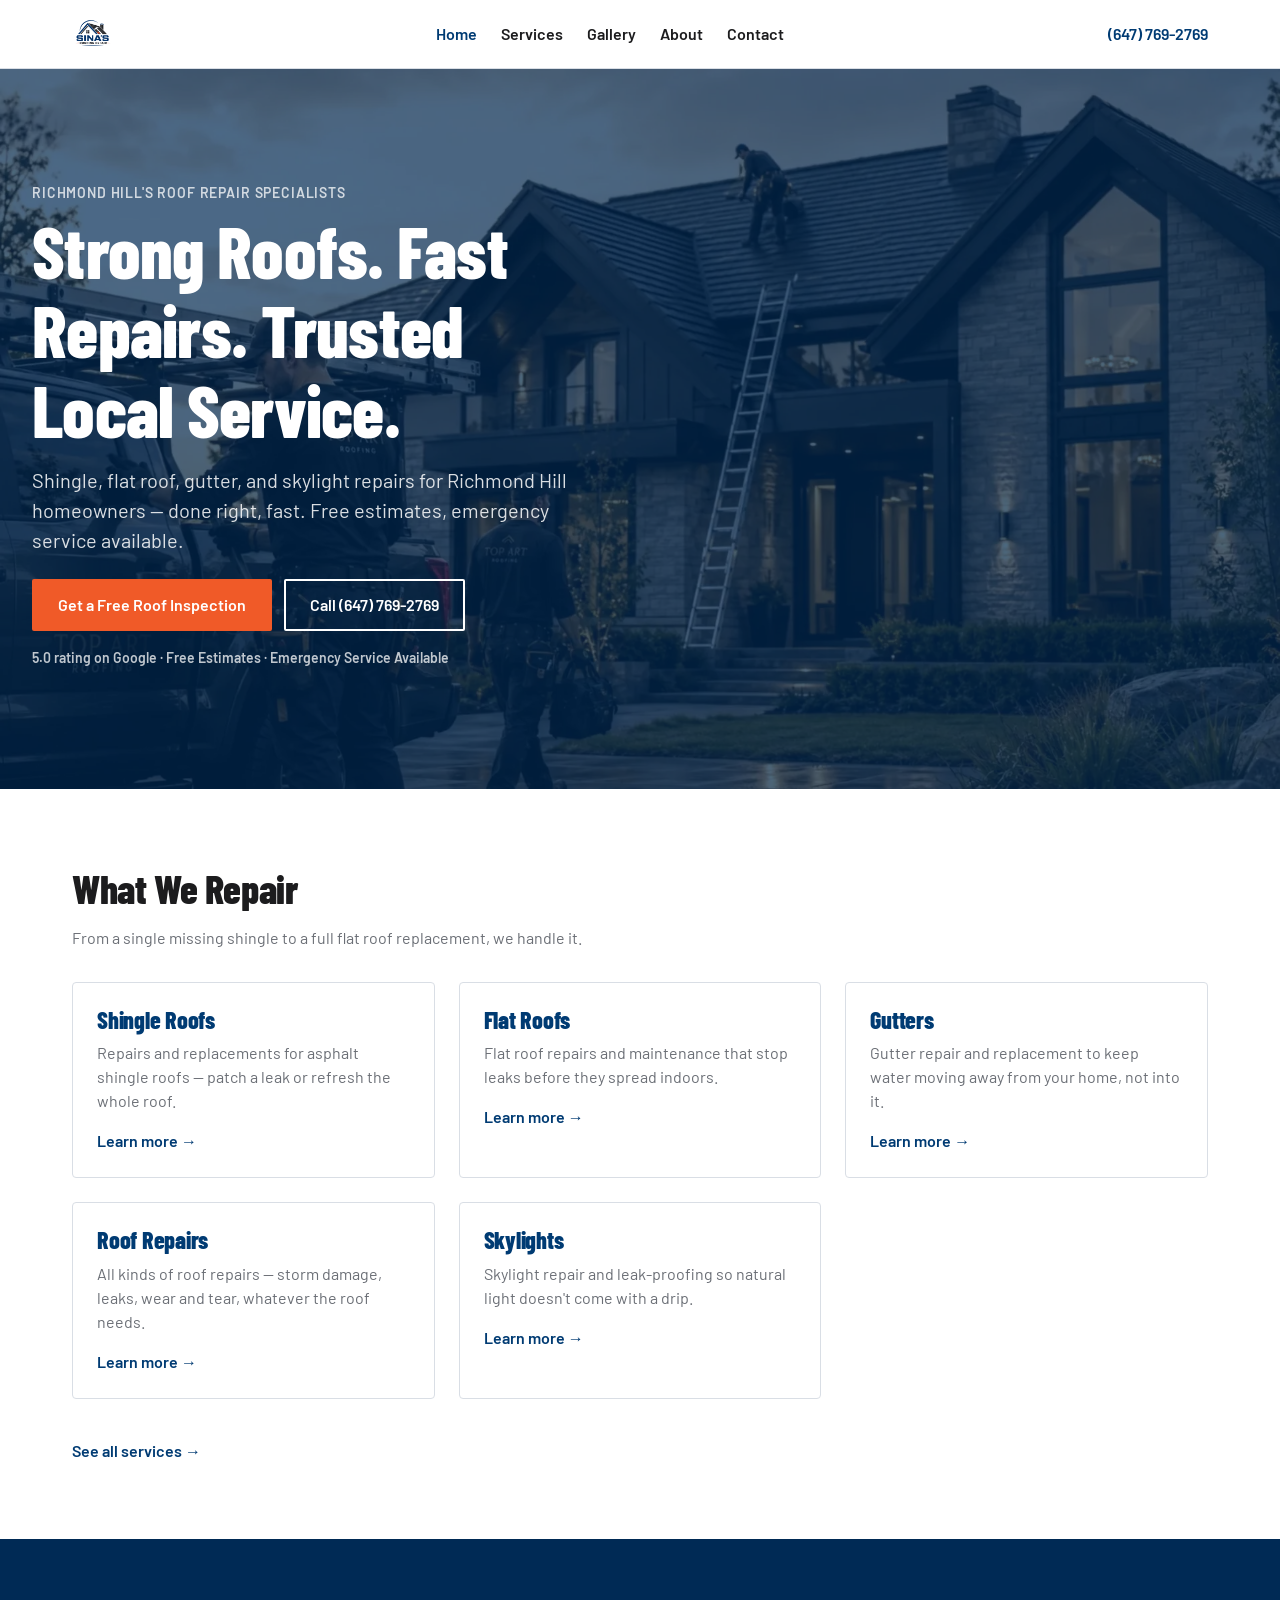
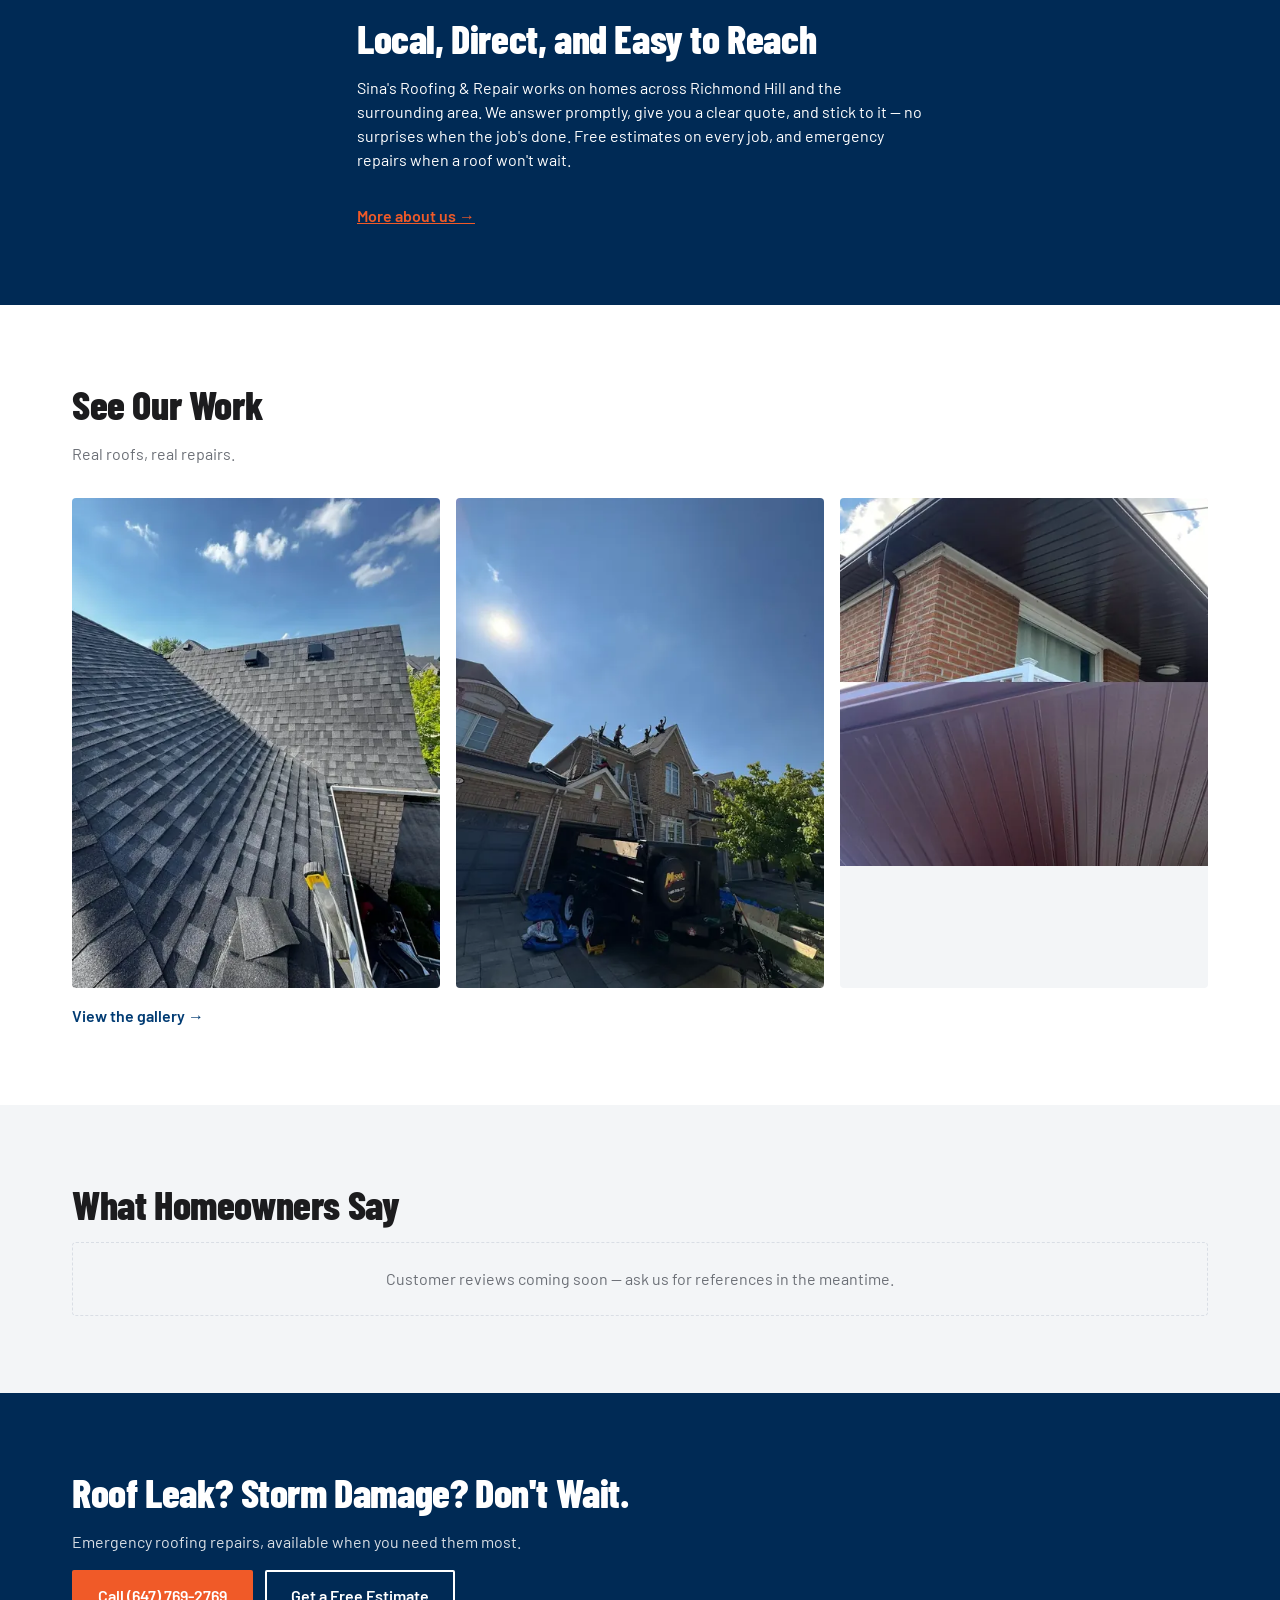
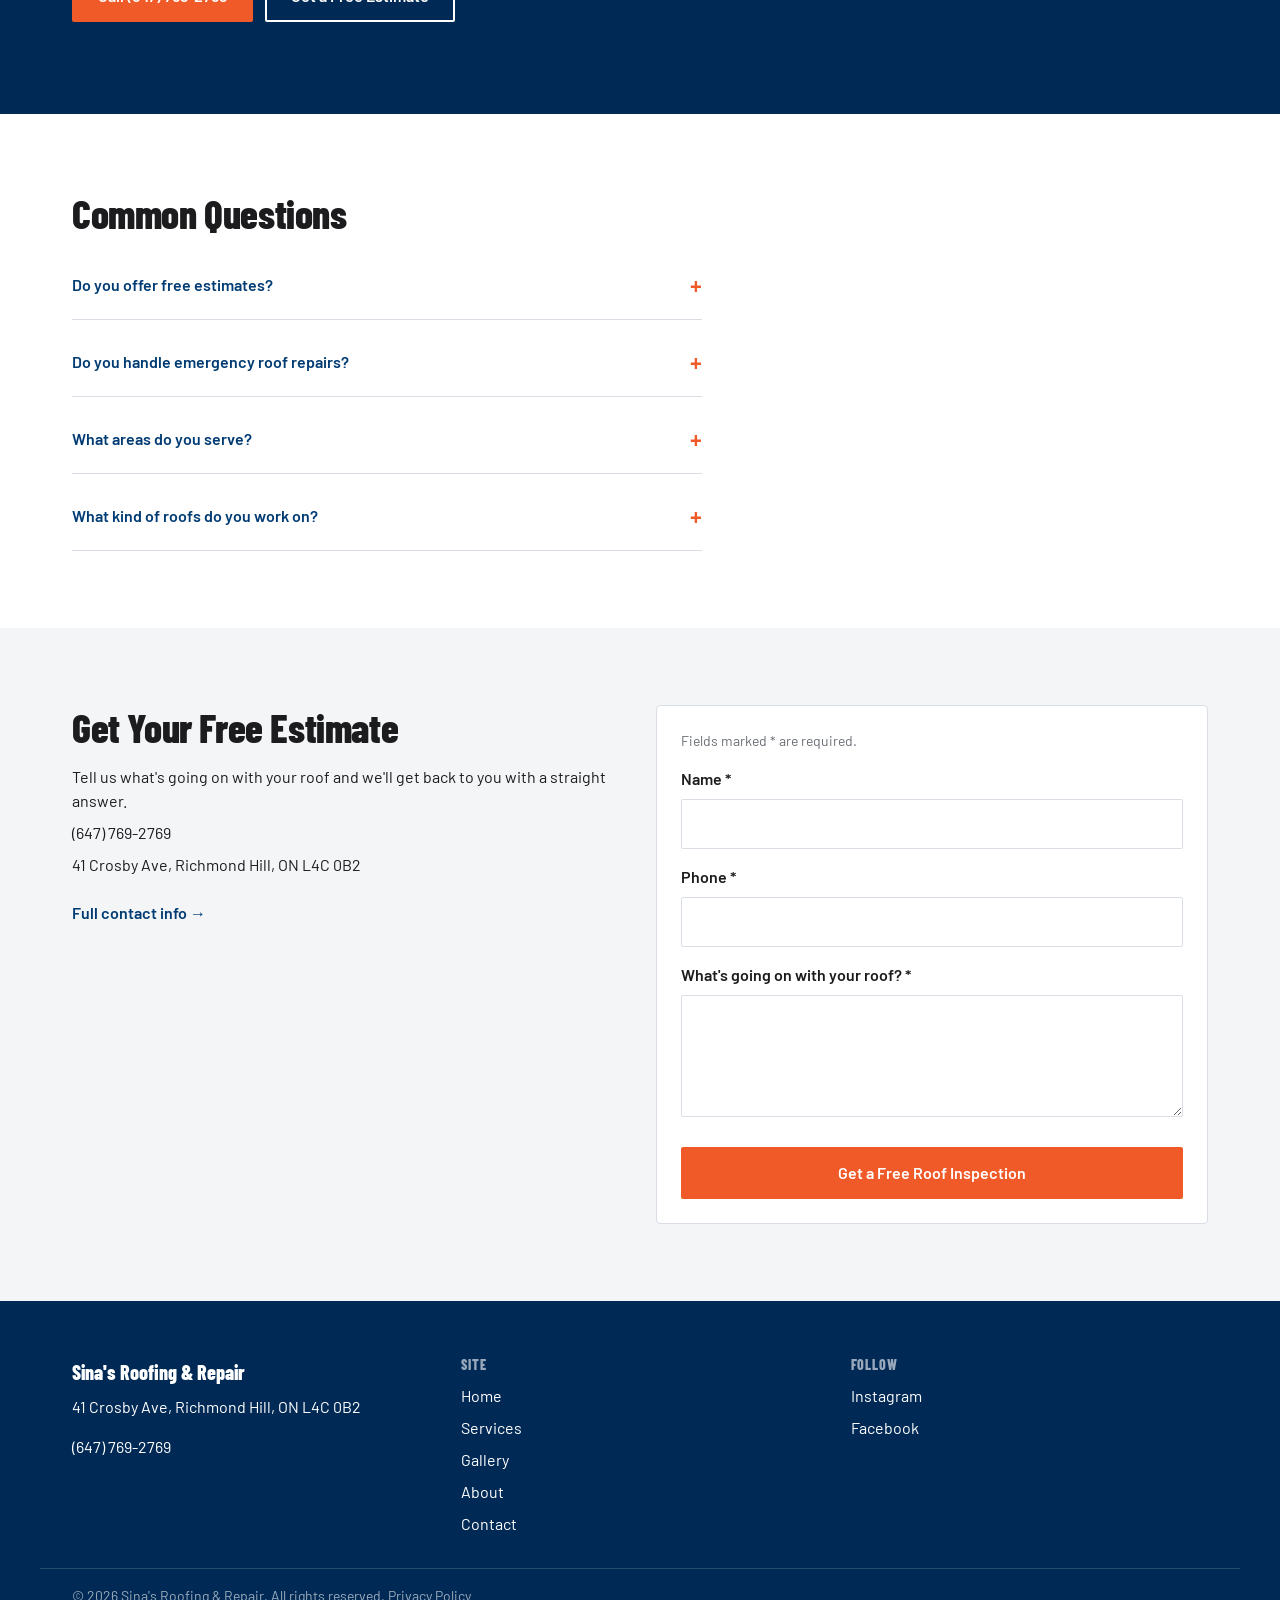
<file: index.html>
<!DOCTYPE html>
<html lang="en" class="no-js">
<head>
<meta charset="UTF-8">
<meta name="viewport" content="width=device-width, initial-scale=1.0">
<title>Roof Repair in Richmond Hill, ON | Sina's Roofing & Repair</title>
<meta name="description" content="Shingle, flat roof, gutter & skylight repairs in Richmond Hill, ON. Free estimates, emergency service available. Call (647) 769-2769.">
<meta property="og:title" content="Roof Repair in Richmond Hill, ON | Sina's Roofing & Repair">
<meta property="og:description" content="Shingle, flat roof, gutter & skylight repairs in Richmond Hill, ON. Free estimates, emergency service available.">
<meta property="og:type" content="website">
<!-- og:url and og:image omitted: no confirmed domain yet - see state/QUESTIONS.md. Hero poster now exists (assets/images/hero-intro-poster.webp); wire og:image once the domain gives us an absolute URL. -->
<link rel="preload" href="assets/images/hero-intro-poster.webp" as="image" fetchpriority="high">
<link rel="preload" href="assets/fonts/barlowcondensed-800.woff2" as="font" type="font/woff2" crossorigin>
<link rel="stylesheet" href="shared/tokens.css">
<link rel="stylesheet" href="shared/base.css">
<link rel="stylesheet" href="style.css">
<script type="application/ld+json">
{
  "@context": "https://schema.org",
  "@type": "RoofingContractor",
  "name": "Sina's Roofing & Repair",
  "telephone": "+1-647-769-2769",
  "address": {
    "@type": "PostalAddress",
    "streetAddress": "41 Crosby Ave",
    "addressLocality": "Richmond Hill",
    "addressRegion": "ON",
    "postalCode": "L4C 0B2",
    "addressCountry": "CA"
  },
  "areaServed": "Richmond Hill, ON",
  "description": "Shingle roof, flat roof, gutter, skylight and general roof repairs, including emergency service, for homeowners in Richmond Hill, Ontario."
}
</script>
</head>
<body>
<a class="skip-link" href="#main">Skip to content</a>

<header class="header">
  <div class="container header__inner">
    <a href="index.html" class="header__logotype"><img class="header__logo-img" src="assets/images/logo.png" alt="Sina's Roofing &amp; Repair" width="300" height="300"></a>
    <nav class="header__nav" aria-label="Primary" id="primary-nav">
      <ul class="header__nav-list">
        <li><a href="index.html" aria-current="page">Home</a></li>
        <li><a href="services/">Services</a></li>
        <li><a href="gallery/">Gallery</a></li>
        <li><a href="about/">About</a></li>
        <li><a href="contact/">Contact</a></li>
      </ul>
    </nav>
    <a href="tel:+16477692769" class="header__phone">(647) 769-2769</a>
    <button class="header__menu-toggle" type="button" aria-label="Open menu" aria-expanded="false" aria-controls="primary-nav" data-nav-toggle>
      <span></span><span></span><span></span>
    </button>
  </div>
</header>

<main id="main">

  <section class="section section--hero section--hero-dark section--hero-video" id="hero">
    <div class="hero__media" data-hero-media aria-hidden="true">
      <video class="hero__video" data-hero-video-a muted playsinline preload="auto" autoplay poster="assets/images/hero-intro-poster.webp" tabindex="-1">
        <source src="assets/video/hero-intro.mp4" type="video/mp4">
      </video>
      <video class="hero__video" data-hero-video-b muted playsinline preload="auto" tabindex="-1">
        <source src="assets/video/hero-loop.mp4" type="video/mp4">
      </video>
      <div class="hero__scrim"></div>
    </div>
    <div class="container hero__copy">
      <p class="hero__eyebrow">Richmond Hill's Roof Repair Specialists</p>
      <h1 class="hero__title">Strong Roofs. Fast Repairs. Trusted Local Service.</h1>
      <p class="hero__subtitle">Shingle, flat roof, gutter, and skylight repairs for Richmond Hill homeowners — done right, fast. Free estimates, emergency service available.</p>
      <div class="hero__actions">
        <a href="contact/" class="btn btn--primary">Get a Free Roof Inspection</a>
        <a href="tel:+16477692769" class="btn btn--secondary">Call (647) 769-2769</a>
      </div>
      <p class="hero__trust">5.0 rating on Google &middot; Free Estimates &middot; Emergency Service Available</p>
    </div>
  </section>

  <section class="section section--services" id="services">
    <div class="container">
      <h2>What We Repair</h2>
      <p class="section__intro">From a single missing shingle to a full flat roof replacement, we handle it.</p>
      <div class="services__grid">
        <article class="card" data-animate>
          <h3 class="card__title">Shingle Roofs</h3>
          <p class="card__text">Repairs and replacements for asphalt shingle roofs — patch a leak or refresh the whole roof.</p>
          <a href="services/#shingle-roofs" class="card__link">Learn more &rarr;</a>
        </article>
        <article class="card" data-animate>
          <h3 class="card__title">Flat Roofs</h3>
          <p class="card__text">Flat roof repairs and maintenance that stop leaks before they spread indoors.</p>
          <a href="services/#flat-roofs" class="card__link">Learn more &rarr;</a>
        </article>
        <article class="card" data-animate>
          <h3 class="card__title">Gutters</h3>
          <p class="card__text">Gutter repair and replacement to keep water moving away from your home, not into it.</p>
          <a href="services/#gutters" class="card__link">Learn more &rarr;</a>
        </article>
        <article class="card" data-animate>
          <h3 class="card__title">Roof Repairs</h3>
          <p class="card__text">All kinds of roof repairs — storm damage, leaks, wear and tear, whatever the roof needs.</p>
          <a href="services/#roof-repairs" class="card__link">Learn more &rarr;</a>
        </article>
        <article class="card" data-animate>
          <h3 class="card__title">Skylights</h3>
          <p class="card__text">Skylight repair and leak-proofing so natural light doesn't come with a drip.</p>
          <a href="services/#skylights" class="card__link">Learn more &rarr;</a>
        </article>
      </div>
      <a href="services/" class="section__cta-link">See all services &rarr;</a>
    </div>
  </section>

  <section class="section section--about" id="about">
    <div class="container about__content">
      <h2>Local, Direct, and Easy to Reach</h2>
      <p>Sina's Roofing &amp; Repair works on homes across Richmond Hill and the surrounding area. We answer promptly, give you a clear quote, and stick to it — no surprises when the job's done. Free estimates on every job, and emergency repairs when a roof won't wait.</p>
      <a href="about/" class="section__cta-link">More about us &rarr;</a>
    </div>
  </section>

  <section class="section section--gallery" id="gallery">
    <div class="container">
      <h2>See Our Work</h2>
      <p class="section__intro">Real roofs, real repairs.</p>
      <div class="gallery__grid gallery__grid--teaser" data-gallery-grid>
        <figure class="gallery__item" data-animate>
          <img src="assets/images/gallery1.webp" srcset="assets/images/gallery1-480.webp 480w, assets/images/gallery1.webp 640w" sizes="(max-width: 767px) 100vw, 33vw" width="640" height="853" alt="Finished shingle roof, low angle view" loading="lazy">
        </figure>
        <figure class="gallery__item" data-animate>
          <img src="assets/images/gallery5.webp" srcset="assets/images/gallery5-480.webp 480w, assets/images/gallery5.webp 640w" sizes="(max-width: 767px) 100vw, 33vw" width="640" height="853" alt="Roofing crew on a completed rooftop" loading="lazy">
        </figure>
        <figure class="gallery__item" data-animate>
          <img src="assets/images/gallery6.webp" srcset="assets/images/gallery6-480.webp 480w, assets/images/gallery6.webp 640w" sizes="(max-width: 767px) 100vw, 33vw" width="640" height="640" alt="Soffit and fascia before and after replacement" loading="lazy">
        </figure>
      </div>
      <a href="gallery/" class="section__cta-link">View the gallery &rarr;</a>
    </div>
  </section>

  <section class="section section--testimonials" id="testimonials">
    <div class="container">
      <h2>What Homeowners Say</h2>
      <!-- Google review quotes exist in client.md Auto (needs-approval) but the operator declined to feature them 2026-07-07 — see state/QUESTIONS.md. Do not add verbatim quotes here without recorded approval. -->
      <p class="testimonials__placeholder">Customer reviews coming soon — ask us for references in the meantime.</p>
    </div>
  </section>

  <section class="section section--cta" id="cta">
    <div class="container cta__content">
      <h2>Roof Leak? Storm Damage? Don't Wait.</h2>
      <p>Emergency roofing repairs, available when you need them most.</p>
      <div class="hero__actions">
        <a href="tel:+16477692769" class="btn btn--primary">Call (647) 769-2769</a>
        <a href="contact/" class="btn btn--secondary">Get a Free Estimate</a>
      </div>
    </div>
  </section>

  <section class="section section--faq" id="faq">
    <div class="container">
      <h2>Common Questions</h2>
      <div class="faq__list">
        <details class="faq__item">
          <summary class="faq__question">Do you offer free estimates?</summary>
          <p class="faq__answer">Yes. Every roofing job starts with a free, no-obligation estimate.</p>
        </details>
        <details class="faq__item">
          <summary class="faq__question">Do you handle emergency roof repairs?</summary>
          <p class="faq__answer">Yes. Sina's Roofing &amp; Repair offers emergency roofing services when a leak or storm damage can't wait.</p>
        </details>
        <details class="faq__item">
          <summary class="faq__question">What areas do you serve?</summary>
          <p class="faq__answer">We serve Richmond Hill and the surrounding areas.</p>
        </details>
        <details class="faq__item">
          <summary class="faq__question">What kind of roofs do you work on?</summary>
          <p class="faq__answer">Shingle roofs, flat roofs, and everything in between — plus gutters and skylights.</p>
        </details>
      </div>
    </div>
  </section>

  <section class="section section--contact" id="contact">
    <div class="container contact__grid">
      <div class="contact__info">
        <h2>Get Your Free Estimate</h2>
        <p>Tell us what's going on with your roof and we'll get back to you with a straight answer.</p>
        <p><a href="tel:+16477692769">(647) 769-2769</a></p>
        <p>41 Crosby Ave, Richmond Hill, ON L4C 0B2</p>
        <!-- NOTE: business hours not confirmed - see state/QUESTIONS.md. Omitted rather than guessed; emergency-service messaging covers availability in the meantime. -->
        <a href="contact/" class="section__cta-link">Full contact info &rarr;</a>
      </div>
      <!-- Forms: no Formspree ID / notify email on file (see state/QUESTIONS.md) -
           placeholder mode. To wire later: set action to the endpoint
           (e.g. https://formspree.io/f/{id}) and data-provider="formspree";
           no other markup changes needed. -->
      <form class="contact__form" data-contact-form action="#" data-provider="">
        <p class="form__required-note">Fields marked * are required.</p>
        <div class="form__group form__group--honeypot">
          <label for="home-company">Company</label>
          <input type="text" id="home-company" name="_gotcha" tabindex="-1" autocomplete="off">
        </div>
        <div class="form__group">
          <label class="form__label" for="home-name">Name *</label>
          <input class="form__input" type="text" id="home-name" name="name" autocomplete="name" required>
        </div>
        <div class="form__group">
          <label class="form__label" for="home-phone">Phone *</label>
          <input class="form__input" type="tel" id="home-phone" name="phone" autocomplete="tel" required>
        </div>
        <div class="form__group">
          <label class="form__label" for="home-message">What's going on with your roof? *</label>
          <textarea class="form__textarea" id="home-message" name="message" rows="4" required></textarea>
        </div>
        <div class="form__status" role="alert" aria-live="polite" data-form-status hidden></div>
        <button class="btn btn--primary form__submit" type="submit">Get a Free Roof Inspection</button>
      </form>
    </div>
  </section>

</main>

<footer class="section section--footer" id="footer">
  <div class="container footer__inner">
    <div class="footer__col">
      <p class="footer__logotype">Sina's Roofing &amp; Repair</p>
      <p>41 Crosby Ave, Richmond Hill, ON L4C 0B2</p>
      <p><a href="tel:+16477692769">(647) 769-2769</a></p>
    </div>
    <div class="footer__col">
      <h3>Site</h3>
      <ul>
        <li><a href="index.html">Home</a></li>
        <li><a href="services/">Services</a></li>
        <li><a href="gallery/">Gallery</a></li>
        <li><a href="about/">About</a></li>
        <li><a href="contact/">Contact</a></li>
      </ul>
    </div>
    <div class="footer__col">
      <h3>Follow</h3>
      <ul class="footer__socials">
        <li><a href="#" data-placeholder-href>Instagram</a></li>
        <li><a href="#" data-placeholder-href>Facebook</a></li>
      </ul>
      <!-- NOTE: social profile URLs not in paste — see state/QUESTIONS.md. hrefs are "#" until provided. -->
    </div>
  </div>
  <div class="container footer__bottom">
    <p>&copy; 2026 Sina's Roofing &amp; Repair. All rights reserved. <a href="privacy.html">Privacy Policy</a></p>
  </div>
</footer>

<div class="mobile-action-bar">
  <a href="tel:+16477692769" class="mobile-action-bar__btn mobile-action-bar__btn--call">Call Now</a>
  <a href="https://www.google.com/maps/search/?api=1&query=41+Crosby+Ave%2C+Richmond+Hill%2C+ON+L4C+0B2" class="mobile-action-bar__btn mobile-action-bar__btn--directions" target="_blank" rel="noopener">Directions</a>
</div>

<script src="shared/main.js" defer></script>
<script src="script.js" defer></script>
</body>
</html>
</file>
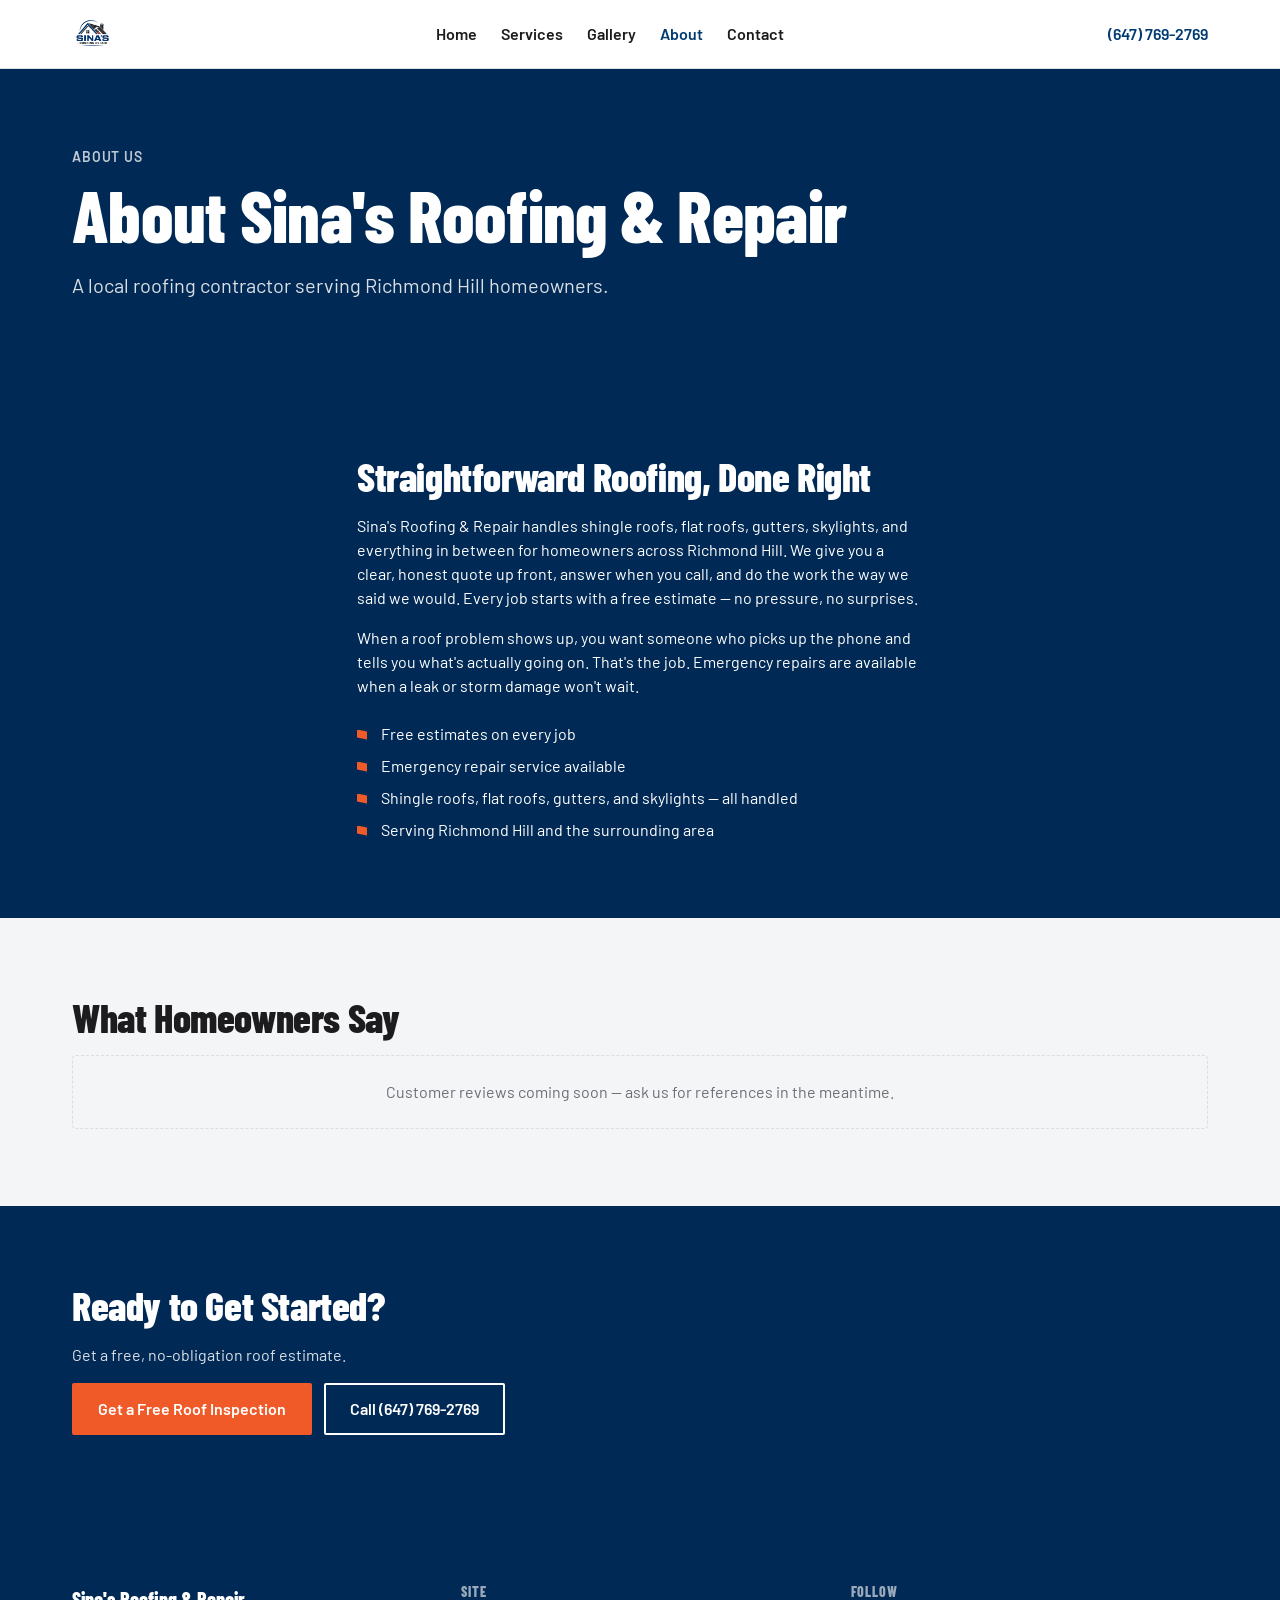
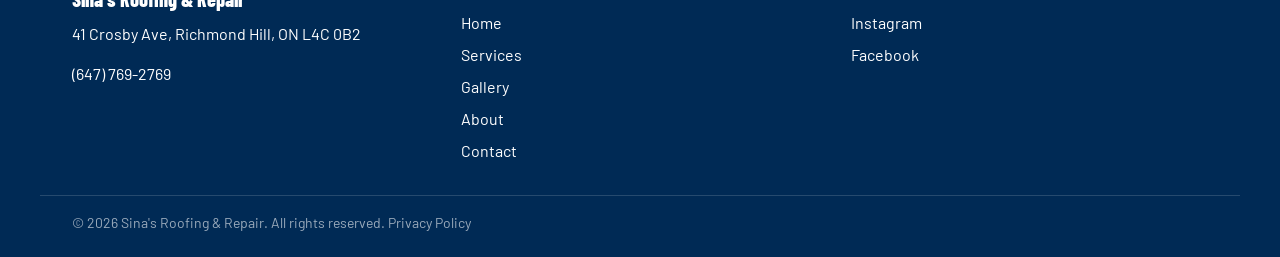
<file: about/index.html>
<!DOCTYPE html>
<html lang="en" class="no-js">
<head>
<meta charset="UTF-8">
<meta name="viewport" content="width=device-width, initial-scale=1.0">
<title>About Sina's Roofing & Repair | Richmond Hill, ON</title>
<meta name="description" content="Local roofing contractor serving Richmond Hill, ON. Shingle, flat roof, gutter & skylight repairs. Free estimates, emergency service.">
<meta property="og:title" content="About Sina's Roofing & Repair | Richmond Hill, ON">
<meta property="og:description" content="Local roofing contractor serving Richmond Hill, ON. Free estimates, emergency service.">
<meta property="og:type" content="website">
<!-- og:url and og:image omitted: no confirmed domain or live hero photo yet - see state/QUESTIONS.md. -->
<link rel="preload" href="../assets/fonts/barlowcondensed-800.woff2" as="font" type="font/woff2" crossorigin>
<link rel="stylesheet" href="../shared/tokens.css">
<link rel="stylesheet" href="../shared/base.css">
<link rel="stylesheet" href="style.css">
<script type="application/ld+json">
{
  "@context": "https://schema.org",
  "@type": "RoofingContractor",
  "name": "Sina's Roofing & Repair",
  "telephone": "+1-647-769-2769",
  "address": {
    "@type": "PostalAddress",
    "streetAddress": "41 Crosby Ave",
    "addressLocality": "Richmond Hill",
    "addressRegion": "ON",
    "postalCode": "L4C 0B2",
    "addressCountry": "CA"
  },
  "areaServed": "Richmond Hill, ON",
  "description": "Shingle roof, flat roof, gutter, skylight and general roof repairs, including emergency service, for homeowners in Richmond Hill, Ontario."
}
</script>
</head>
<body>
<a class="skip-link" href="#main">Skip to content</a>

<header class="header">
  <div class="container header__inner">
    <a href="../index.html" class="header__logotype"><img class="header__logo-img" src="../assets/images/logo.png" alt="Sina's Roofing &amp; Repair" width="300" height="300"></a>
    <nav class="header__nav" aria-label="Primary" id="primary-nav">
      <ul class="header__nav-list">
        <li><a href="../index.html">Home</a></li>
        <li><a href="../services/">Services</a></li>
        <li><a href="../gallery/">Gallery</a></li>
        <li><a href="../about/" aria-current="page">About</a></li>
        <li><a href="../contact/">Contact</a></li>
      </ul>
    </nav>
    <a href="tel:+16477692769" class="header__phone">(647) 769-2769</a>
    <button class="header__menu-toggle" type="button" aria-label="Open menu" aria-expanded="false" aria-controls="primary-nav" data-nav-toggle>
      <span></span><span></span><span></span>
    </button>
  </div>
</header>

<main id="main">

  <section class="section section--hero section--hero-dark" id="hero">
    <div class="container hero__content">
      <p class="hero__eyebrow">About Us</p>
      <h1 class="hero__title">About Sina's Roofing &amp; Repair</h1>
      <p class="hero__subtitle">A local roofing contractor serving Richmond Hill homeowners.</p>
    </div>
  </section>

  <section class="section section--about" id="about">
    <div class="container about__content">
      <h2>Straightforward Roofing, Done Right</h2>
      <p>Sina's Roofing &amp; Repair handles shingle roofs, flat roofs, gutters, skylights, and everything in between for homeowners across Richmond Hill. We give you a clear, honest quote up front, answer when you call, and do the work the way we said we would. Every job starts with a free estimate — no pressure, no surprises.</p>
      <p>When a roof problem shows up, you want someone who picks up the phone and tells you what's actually going on. That's the job. Emergency repairs are available when a leak or storm damage won't wait.</p>
      <ul class="about__trust-list">
        <li>Free estimates on every job</li>
        <li>Emergency repair service available</li>
        <li>Shingle roofs, flat roofs, gutters, and skylights — all handled</li>
        <li>Serving Richmond Hill and the surrounding area</li>
      </ul>
    </div>
  </section>

  <section class="section section--testimonials" id="testimonials">
    <div class="container">
      <h2>What Homeowners Say</h2>
      <!-- Google review quotes exist in client.md Auto (needs-approval) but the operator declined to feature them 2026-07-07 — see state/QUESTIONS.md. -->
      <p class="testimonials__placeholder">Customer reviews coming soon — ask us for references in the meantime.</p>
    </div>
  </section>

  <section class="section section--cta" id="cta">
    <div class="container cta__content">
      <h2>Ready to Get Started?</h2>
      <p>Get a free, no-obligation roof estimate.</p>
      <div class="hero__actions">
        <a href="../contact/" class="btn btn--primary">Get a Free Roof Inspection</a>
        <a href="tel:+16477692769" class="btn btn--secondary">Call (647) 769-2769</a>
      </div>
    </div>
  </section>

</main>

<footer class="section section--footer" id="footer">
  <div class="container footer__inner">
    <div class="footer__col">
      <p class="footer__logotype">Sina's Roofing &amp; Repair</p>
      <p>41 Crosby Ave, Richmond Hill, ON L4C 0B2</p>
      <p><a href="tel:+16477692769">(647) 769-2769</a></p>
    </div>
    <div class="footer__col">
      <h3>Site</h3>
      <ul>
        <li><a href="../index.html">Home</a></li>
        <li><a href="../services/">Services</a></li>
        <li><a href="../gallery/">Gallery</a></li>
        <li><a href="../about/">About</a></li>
        <li><a href="../contact/">Contact</a></li>
      </ul>
    </div>
    <div class="footer__col">
      <h3>Follow</h3>
      <ul class="footer__socials">
        <li><a href="#" data-placeholder-href>Instagram</a></li>
        <li><a href="#" data-placeholder-href>Facebook</a></li>
      </ul>
    </div>
  </div>
  <div class="container footer__bottom">
    <p>&copy; 2026 Sina's Roofing &amp; Repair. All rights reserved. <a href="../privacy.html">Privacy Policy</a></p>
  </div>
</footer>

<div class="mobile-action-bar">
  <a href="tel:+16477692769" class="mobile-action-bar__btn mobile-action-bar__btn--call">Call Now</a>
  <a href="https://www.google.com/maps/search/?api=1&query=41+Crosby+Ave%2C+Richmond+Hill%2C+ON+L4C+0B2" class="mobile-action-bar__btn mobile-action-bar__btn--directions" target="_blank" rel="noopener">Directions</a>
</div>

<script src="../shared/main.js" defer></script>
<script src="script.js" defer></script>
</body>
</html>
</file>
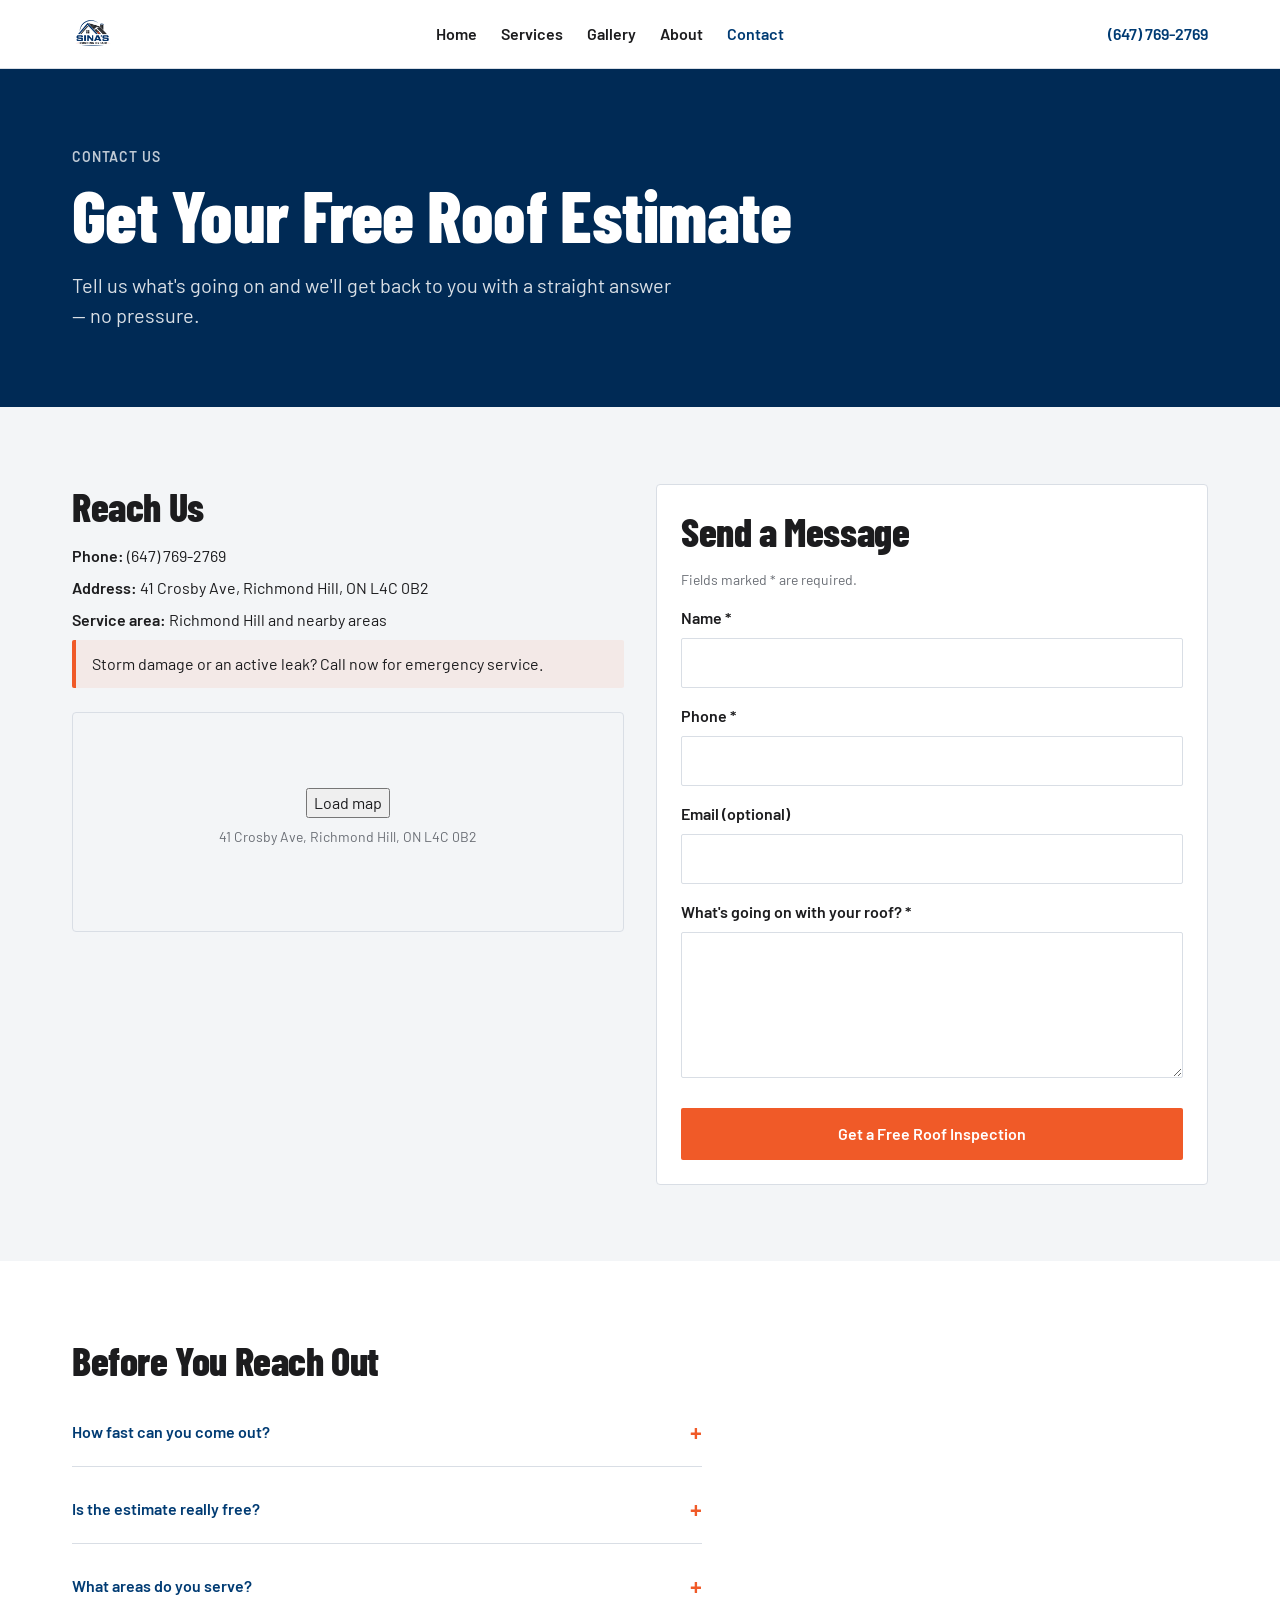
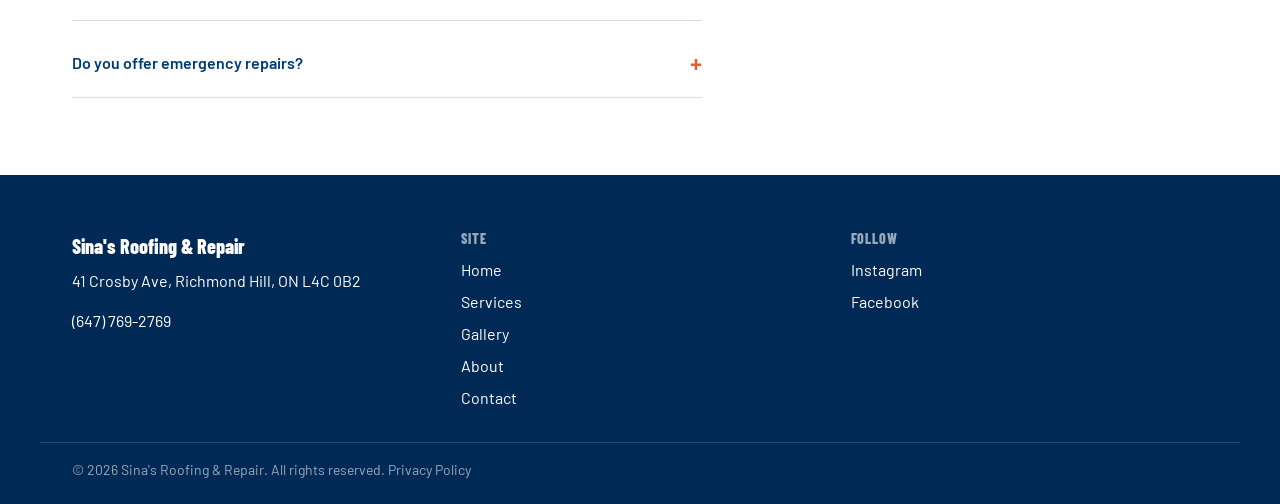
<file: contact/index.html>
<!DOCTYPE html>
<html lang="en" class="no-js">
<head>
<meta charset="UTF-8">
<meta name="viewport" content="width=device-width, initial-scale=1.0">
<title>Contact Sina's Roofing & Repair | Richmond Hill, ON</title>
<meta name="description" content="Contact Sina's Roofing & Repair for a free roof estimate in Richmond Hill, ON. Call (647) 769-2769 or send us a message.">
<meta property="og:title" content="Contact Sina's Roofing & Repair | Richmond Hill, ON">
<meta property="og:description" content="Get a free roof estimate in Richmond Hill, ON. Call (647) 769-2769 or send us a message.">
<meta property="og:type" content="website">
<!-- og:url and og:image omitted: no confirmed domain or live hero photo yet - see state/QUESTIONS.md. -->
<link rel="preload" href="../assets/fonts/barlowcondensed-800.woff2" as="font" type="font/woff2" crossorigin>
<link rel="stylesheet" href="../shared/tokens.css">
<link rel="stylesheet" href="../shared/base.css">
<link rel="stylesheet" href="style.css">
<script type="application/ld+json">
{
  "@context": "https://schema.org",
  "@type": "RoofingContractor",
  "name": "Sina's Roofing & Repair",
  "telephone": "+1-647-769-2769",
  "address": {
    "@type": "PostalAddress",
    "streetAddress": "41 Crosby Ave",
    "addressLocality": "Richmond Hill",
    "addressRegion": "ON",
    "postalCode": "L4C 0B2",
    "addressCountry": "CA"
  },
  "areaServed": "Richmond Hill, ON",
  "description": "Shingle roof, flat roof, gutter, skylight and general roof repairs, including emergency service, for homeowners in Richmond Hill, Ontario."
}
</script>
</head>
<body>
<a class="skip-link" href="#main">Skip to content</a>

<header class="header">
  <div class="container header__inner">
    <a href="../index.html" class="header__logotype"><img class="header__logo-img" src="../assets/images/logo.png" alt="Sina's Roofing &amp; Repair" width="300" height="300"></a>
    <nav class="header__nav" aria-label="Primary" id="primary-nav">
      <ul class="header__nav-list">
        <li><a href="../index.html">Home</a></li>
        <li><a href="../services/">Services</a></li>
        <li><a href="../gallery/">Gallery</a></li>
        <li><a href="../about/">About</a></li>
        <li><a href="../contact/" aria-current="page">Contact</a></li>
      </ul>
    </nav>
    <a href="tel:+16477692769" class="header__phone">(647) 769-2769</a>
    <button class="header__menu-toggle" type="button" aria-label="Open menu" aria-expanded="false" aria-controls="primary-nav" data-nav-toggle>
      <span></span><span></span><span></span>
    </button>
  </div>
</header>

<main id="main">

  <section class="section section--hero section--hero-dark" id="hero">
    <div class="container hero__content">
      <p class="hero__eyebrow">Contact Us</p>
      <h1 class="hero__title">Get Your Free Roof Estimate</h1>
      <p class="hero__subtitle">Tell us what's going on and we'll get back to you with a straight answer — no pressure.</p>
    </div>
  </section>

  <section class="section section--contact" id="contact-info">
    <div class="container contact__grid">
      <div class="contact__info">
        <h2>Reach Us</h2>
        <address class="contact__address">
          <p><strong>Phone:</strong> <a href="tel:+16477692769">(647) 769-2769</a></p>
          <p><strong>Address:</strong> 41 Crosby Ave, Richmond Hill, ON L4C 0B2</p>
          <!-- NOTE: business hours not confirmed - see state/QUESTIONS.md. Omitted rather than guessed. -->
          <p><strong>Service area:</strong> Richmond Hill and nearby areas</p>
        </address>
        <p class="contact__emergency-note">Storm damage or an active leak? <a href="tel:+16477692769">Call now</a> for emergency service.</p>
        <!-- No client-provided Google Maps listing URL (see state/QUESTIONS.md) -
             embed built from the confirmed address via Google's keyless
             "output=embed" pattern. Swap the iframe src for the real GBP
             listing URL once provided, no other markup changes needed. -->
        <div class="contact__map" data-map-embed>
          <button type="button" class="contact__map-load" data-map-load>
            Load map
          </button>
          <p class="contact__map-note">41 Crosby Ave, Richmond Hill, ON L4C 0B2</p>
        </div>
      </div>
      <!-- Forms: no Formspree ID / notify email on file (see state/QUESTIONS.md) -
           placeholder mode. To wire later: set action to the endpoint
           (e.g. https://formspree.io/f/{id}) and data-provider="formspree";
           no other markup changes needed. -->
      <form class="contact__form" id="contact-form" data-contact-form action="#" data-provider="">
        <h2>Send a Message</h2>
        <p class="form__required-note">Fields marked * are required.</p>
        <div class="form__group form__group--honeypot">
          <label for="contact-company">Company</label>
          <input type="text" id="contact-company" name="_gotcha" tabindex="-1" autocomplete="off">
        </div>
        <div class="form__group">
          <label class="form__label" for="name">Name *</label>
          <input class="form__input" type="text" id="name" name="name" autocomplete="name" required>
        </div>
        <div class="form__group">
          <label class="form__label" for="phone">Phone *</label>
          <input class="form__input" type="tel" id="phone" name="phone" autocomplete="tel" required>
        </div>
        <div class="form__group">
          <label class="form__label" for="email">Email (optional)</label>
          <input class="form__input" type="email" id="email" name="email" autocomplete="email">
        </div>
        <div class="form__group">
          <label class="form__label" for="message">What's going on with your roof? *</label>
          <textarea class="form__textarea" id="message" name="message" rows="5" required></textarea>
        </div>
        <div class="form__status" role="alert" aria-live="polite" data-form-status hidden></div>
        <button class="btn btn--primary form__submit" type="submit">Get a Free Roof Inspection</button>
      </form>
    </div>
  </section>

  <section class="section section--faq" id="faq">
    <div class="container">
      <h2>Before You Reach Out</h2>
      <div class="faq__list">
        <details class="faq__item">
          <summary class="faq__question">How fast can you come out?</summary>
          <p class="faq__answer">Response time depends on the job — call us and we'll tell you exactly when we can get there. Emergency repairs are prioritized.</p>
        </details>
        <details class="faq__item">
          <summary class="faq__question">Is the estimate really free?</summary>
          <p class="faq__answer">Yes, every estimate is free with no obligation.</p>
        </details>
        <details class="faq__item">
          <summary class="faq__question">What areas do you serve?</summary>
          <p class="faq__answer">Richmond Hill and the surrounding areas.</p>
        </details>
        <details class="faq__item">
          <summary class="faq__question">Do you offer emergency repairs?</summary>
          <p class="faq__answer">Yes, when a leak or damage can't wait for a scheduled appointment.</p>
        </details>
      </div>
    </div>
  </section>

</main>

<footer class="section section--footer" id="footer">
  <div class="container footer__inner">
    <div class="footer__col">
      <p class="footer__logotype">Sina's Roofing &amp; Repair</p>
      <p>41 Crosby Ave, Richmond Hill, ON L4C 0B2</p>
      <p><a href="tel:+16477692769">(647) 769-2769</a></p>
    </div>
    <div class="footer__col">
      <h3>Site</h3>
      <ul>
        <li><a href="../index.html">Home</a></li>
        <li><a href="../services/">Services</a></li>
        <li><a href="../gallery/">Gallery</a></li>
        <li><a href="../about/">About</a></li>
        <li><a href="../contact/">Contact</a></li>
      </ul>
    </div>
    <div class="footer__col">
      <h3>Follow</h3>
      <ul class="footer__socials">
        <li><a href="#" data-placeholder-href>Instagram</a></li>
        <li><a href="#" data-placeholder-href>Facebook</a></li>
      </ul>
    </div>
  </div>
  <div class="container footer__bottom">
    <p>&copy; 2026 Sina's Roofing &amp; Repair. All rights reserved. <a href="../privacy.html">Privacy Policy</a></p>
  </div>
</footer>

<div class="mobile-action-bar">
  <a href="tel:+16477692769" class="mobile-action-bar__btn mobile-action-bar__btn--call">Call Now</a>
  <a href="https://www.google.com/maps/search/?api=1&query=41+Crosby+Ave%2C+Richmond+Hill%2C+ON+L4C+0B2" class="mobile-action-bar__btn mobile-action-bar__btn--directions" target="_blank" rel="noopener">Directions</a>
</div>

<script src="../shared/main.js" defer></script>
<script src="script.js" defer></script>
</body>
</html>
</file>
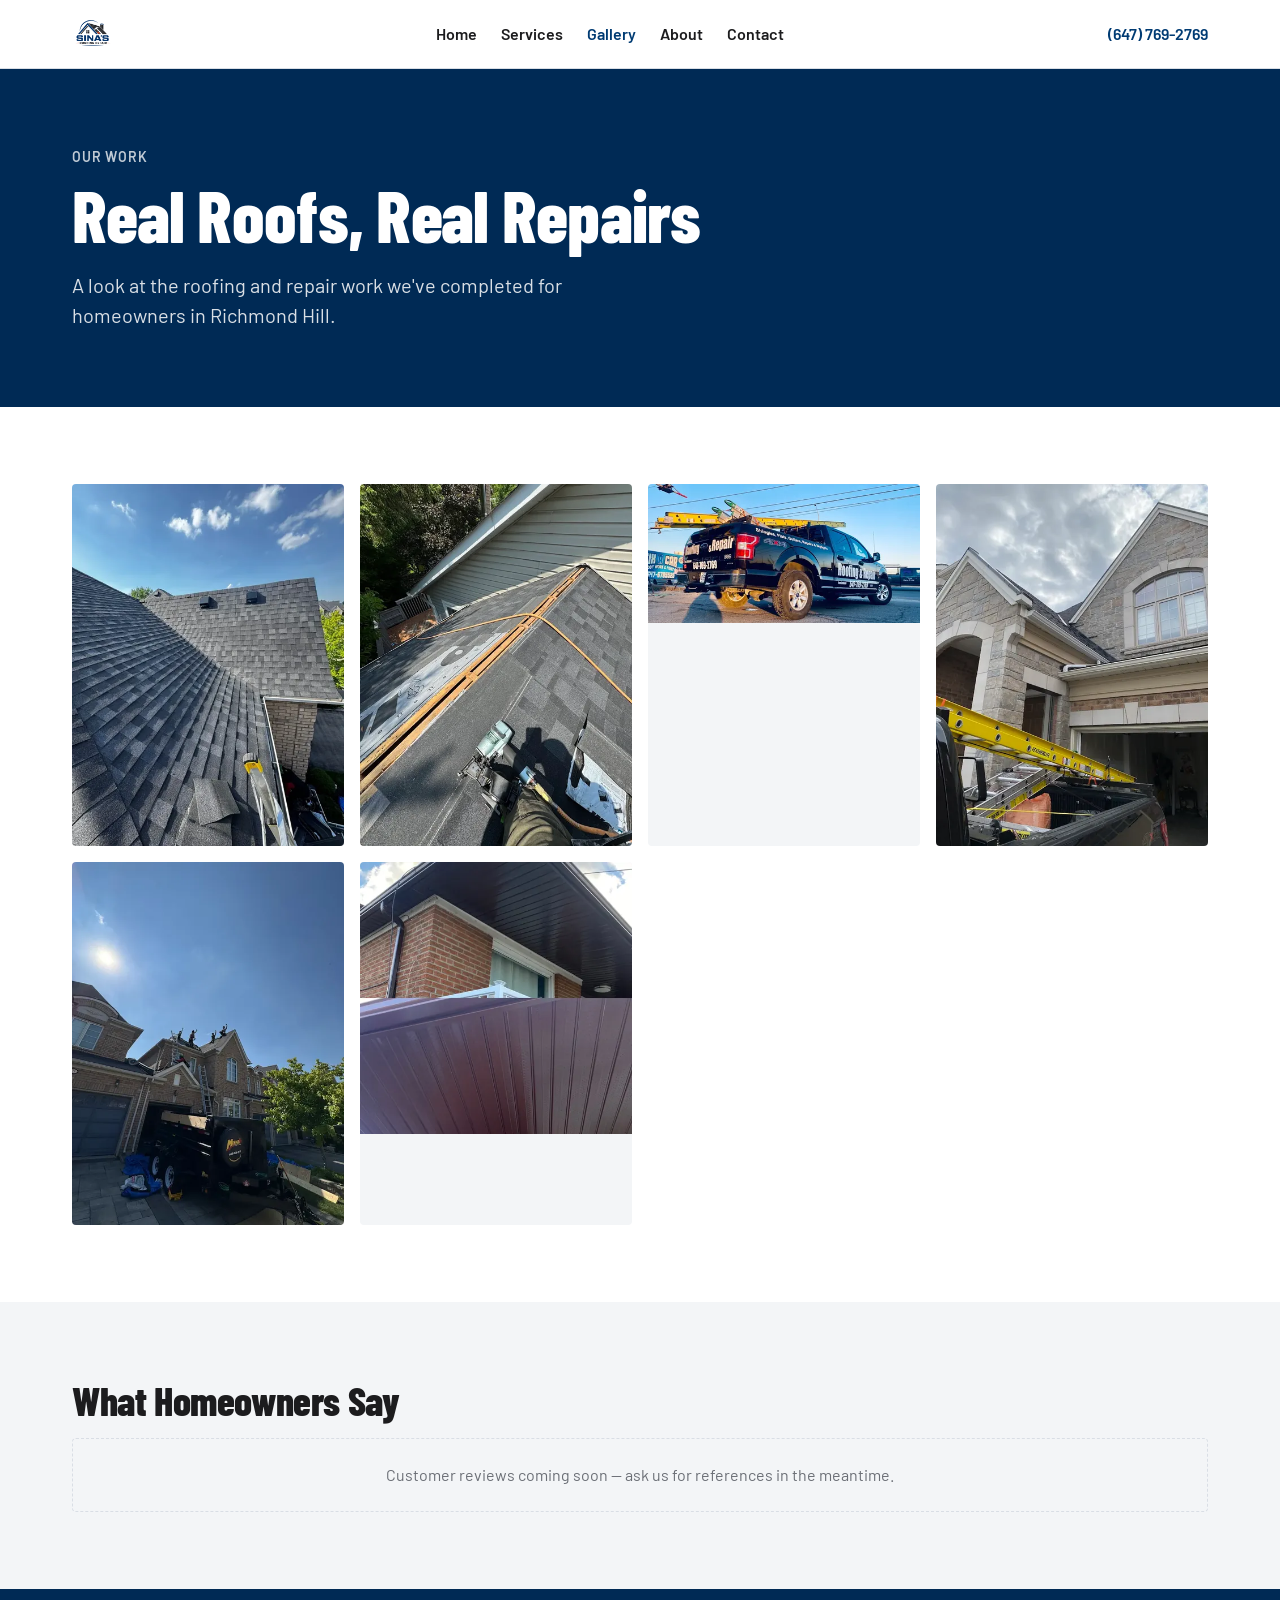
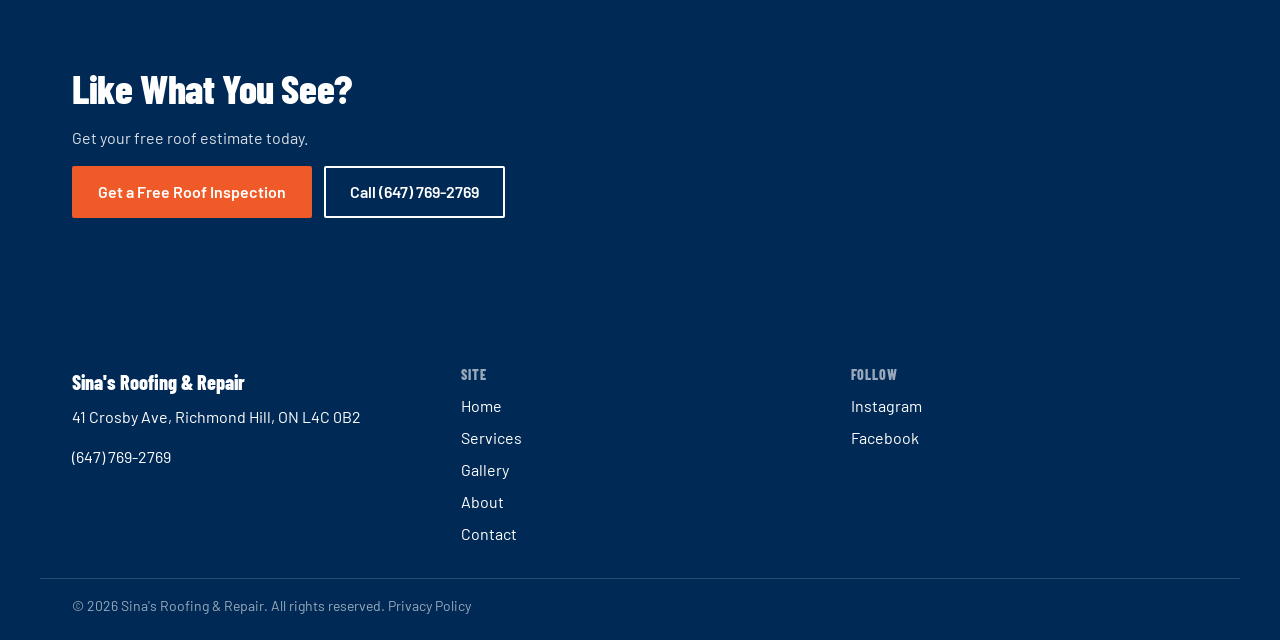
<file: gallery/index.html>
<!DOCTYPE html>
<html lang="en" class="no-js">
<head>
<meta charset="UTF-8">
<meta name="viewport" content="width=device-width, initial-scale=1.0">
<title>Before & After Roof Photos | Sina's Roofing & Repair</title>
<meta name="description" content="See before & after roof repair photos from Sina's Roofing & Repair, serving Richmond Hill, ON. Free estimates available.">
<meta property="og:title" content="Before & After Roof Photos | Sina's Roofing & Repair">
<meta property="og:description" content="See before & after roof repair photos from Sina's Roofing & Repair, serving Richmond Hill, ON.">
<meta property="og:type" content="website">
<!-- og:url and og:image omitted: no confirmed domain or live photos yet - see state/QUESTIONS.md. -->
<link rel="preload" href="../assets/fonts/barlowcondensed-800.woff2" as="font" type="font/woff2" crossorigin>
<link rel="stylesheet" href="../shared/tokens.css">
<link rel="stylesheet" href="../shared/base.css">
<link rel="stylesheet" href="style.css">
<script type="application/ld+json">
{
  "@context": "https://schema.org",
  "@type": "RoofingContractor",
  "name": "Sina's Roofing & Repair",
  "telephone": "+1-647-769-2769",
  "address": {
    "@type": "PostalAddress",
    "streetAddress": "41 Crosby Ave",
    "addressLocality": "Richmond Hill",
    "addressRegion": "ON",
    "postalCode": "L4C 0B2",
    "addressCountry": "CA"
  },
  "areaServed": "Richmond Hill, ON",
  "description": "Shingle roof, flat roof, gutter, skylight and general roof repairs, including emergency service, for homeowners in Richmond Hill, Ontario."
}
</script>
</head>
<body>
<a class="skip-link" href="#main">Skip to content</a>

<header class="header">
  <div class="container header__inner">
    <a href="../index.html" class="header__logotype"><img class="header__logo-img" src="../assets/images/logo.png" alt="Sina's Roofing &amp; Repair" width="300" height="300"></a>
    <nav class="header__nav" aria-label="Primary" id="primary-nav">
      <ul class="header__nav-list">
        <li><a href="../index.html">Home</a></li>
        <li><a href="../services/">Services</a></li>
        <li><a href="../gallery/" aria-current="page">Gallery</a></li>
        <li><a href="../about/">About</a></li>
        <li><a href="../contact/">Contact</a></li>
      </ul>
    </nav>
    <a href="tel:+16477692769" class="header__phone">(647) 769-2769</a>
    <button class="header__menu-toggle" type="button" aria-label="Open menu" aria-expanded="false" aria-controls="primary-nav" data-nav-toggle>
      <span></span><span></span><span></span>
    </button>
  </div>
</header>

<main id="main">

  <section class="section section--hero section--hero-dark" id="hero">
    <div class="container hero__content">
      <p class="hero__eyebrow">Our Work</p>
      <h1 class="hero__title">Real Roofs, Real Repairs</h1>
      <p class="hero__subtitle">A look at the roofing and repair work we've completed for homeowners in Richmond Hill.</p>
    </div>
  </section>

  <section class="section section--gallery" id="gallery">
    <div class="container">
      <h2 class="sr-only">Roof Repair Photos</h2>
      <div class="gallery__grid" data-gallery-grid>
        <figure class="gallery__item" data-animate>
          <img src="../assets/images/gallery1.webp" srcset="../assets/images/gallery1-480.webp 480w, ../assets/images/gallery1.webp 640w" sizes="(max-width: 639px) 100vw, (max-width: 1023px) 50vw, 33vw" width="640" height="853" alt="Finished shingle roof, low angle view" loading="lazy">
        </figure>
        <figure class="gallery__item" data-animate>
          <img src="../assets/images/gallery2.webp" srcset="../assets/images/gallery2-480.webp 480w, ../assets/images/gallery2.webp 640w" sizes="(max-width: 639px) 100vw, (max-width: 1023px) 50vw, 33vw" width="640" height="853" alt="Roofer installing shingles mid-repair" loading="lazy">
        </figure>
        <figure class="gallery__item" data-animate>
          <img src="../assets/images/gallery3.webp" srcset="../assets/images/gallery3-480.webp 480w, ../assets/images/gallery3.webp 640w" sizes="(max-width: 639px) 100vw, (max-width: 1023px) 50vw, 33vw" width="640" height="328" alt="Sina's Roofing &amp; Repair service truck" loading="lazy">
        </figure>
        <figure class="gallery__item" data-animate>
          <img src="../assets/images/gallery4.webp" srcset="../assets/images/gallery4-480.webp 480w, ../assets/images/gallery4.webp 640w" sizes="(max-width: 639px) 100vw, (max-width: 1023px) 50vw, 33vw" width="640" height="853" alt="Roofing crew's ladder set up at a Richmond Hill home" loading="lazy">
        </figure>
        <figure class="gallery__item" data-animate>
          <img src="../assets/images/gallery5.webp" srcset="../assets/images/gallery5-480.webp 480w, ../assets/images/gallery5.webp 640w" sizes="(max-width: 639px) 100vw, (max-width: 1023px) 50vw, 33vw" width="640" height="853" alt="Roofing crew on a completed rooftop" loading="lazy">
        </figure>
        <figure class="gallery__item" data-animate>
          <img src="../assets/images/gallery6.webp" srcset="../assets/images/gallery6-480.webp 480w, ../assets/images/gallery6.webp 640w" sizes="(max-width: 639px) 100vw, (max-width: 1023px) 50vw, 33vw" width="640" height="640" alt="Soffit and fascia before and after replacement" loading="lazy">
        </figure>
      </div>
    </div>
  </section>

  <section class="section section--testimonials" id="testimonials">
    <div class="container">
      <h2>What Homeowners Say</h2>
      <!-- Google review quotes exist in client.md Auto (needs-approval) but the operator declined to feature them 2026-07-07 — see state/QUESTIONS.md. -->
      <p class="testimonials__placeholder">Customer reviews coming soon — ask us for references in the meantime.</p>
    </div>
  </section>

  <section class="section section--cta" id="cta">
    <div class="container cta__content">
      <h2>Like What You See?</h2>
      <p>Get your free roof estimate today.</p>
      <div class="hero__actions">
        <a href="../contact/" class="btn btn--primary">Get a Free Roof Inspection</a>
        <a href="tel:+16477692769" class="btn btn--secondary">Call (647) 769-2769</a>
      </div>
    </div>
  </section>

</main>

<footer class="section section--footer" id="footer">
  <div class="container footer__inner">
    <div class="footer__col">
      <p class="footer__logotype">Sina's Roofing &amp; Repair</p>
      <p>41 Crosby Ave, Richmond Hill, ON L4C 0B2</p>
      <p><a href="tel:+16477692769">(647) 769-2769</a></p>
    </div>
    <div class="footer__col">
      <h3>Site</h3>
      <ul>
        <li><a href="../index.html">Home</a></li>
        <li><a href="../services/">Services</a></li>
        <li><a href="../gallery/">Gallery</a></li>
        <li><a href="../about/">About</a></li>
        <li><a href="../contact/">Contact</a></li>
      </ul>
    </div>
    <div class="footer__col">
      <h3>Follow</h3>
      <ul class="footer__socials">
        <li><a href="#" data-placeholder-href>Instagram</a></li>
        <li><a href="#" data-placeholder-href>Facebook</a></li>
      </ul>
    </div>
  </div>
  <div class="container footer__bottom">
    <p>&copy; 2026 Sina's Roofing &amp; Repair. All rights reserved. <a href="../privacy.html">Privacy Policy</a></p>
  </div>
</footer>

<div class="mobile-action-bar">
  <a href="tel:+16477692769" class="mobile-action-bar__btn mobile-action-bar__btn--call">Call Now</a>
  <a href="https://www.google.com/maps/search/?api=1&query=41+Crosby+Ave%2C+Richmond+Hill%2C+ON+L4C+0B2" class="mobile-action-bar__btn mobile-action-bar__btn--directions" target="_blank" rel="noopener">Directions</a>
</div>

<script src="../shared/main.js" defer></script>
<script src="script.js" defer></script>
</body>
</html>
</file>
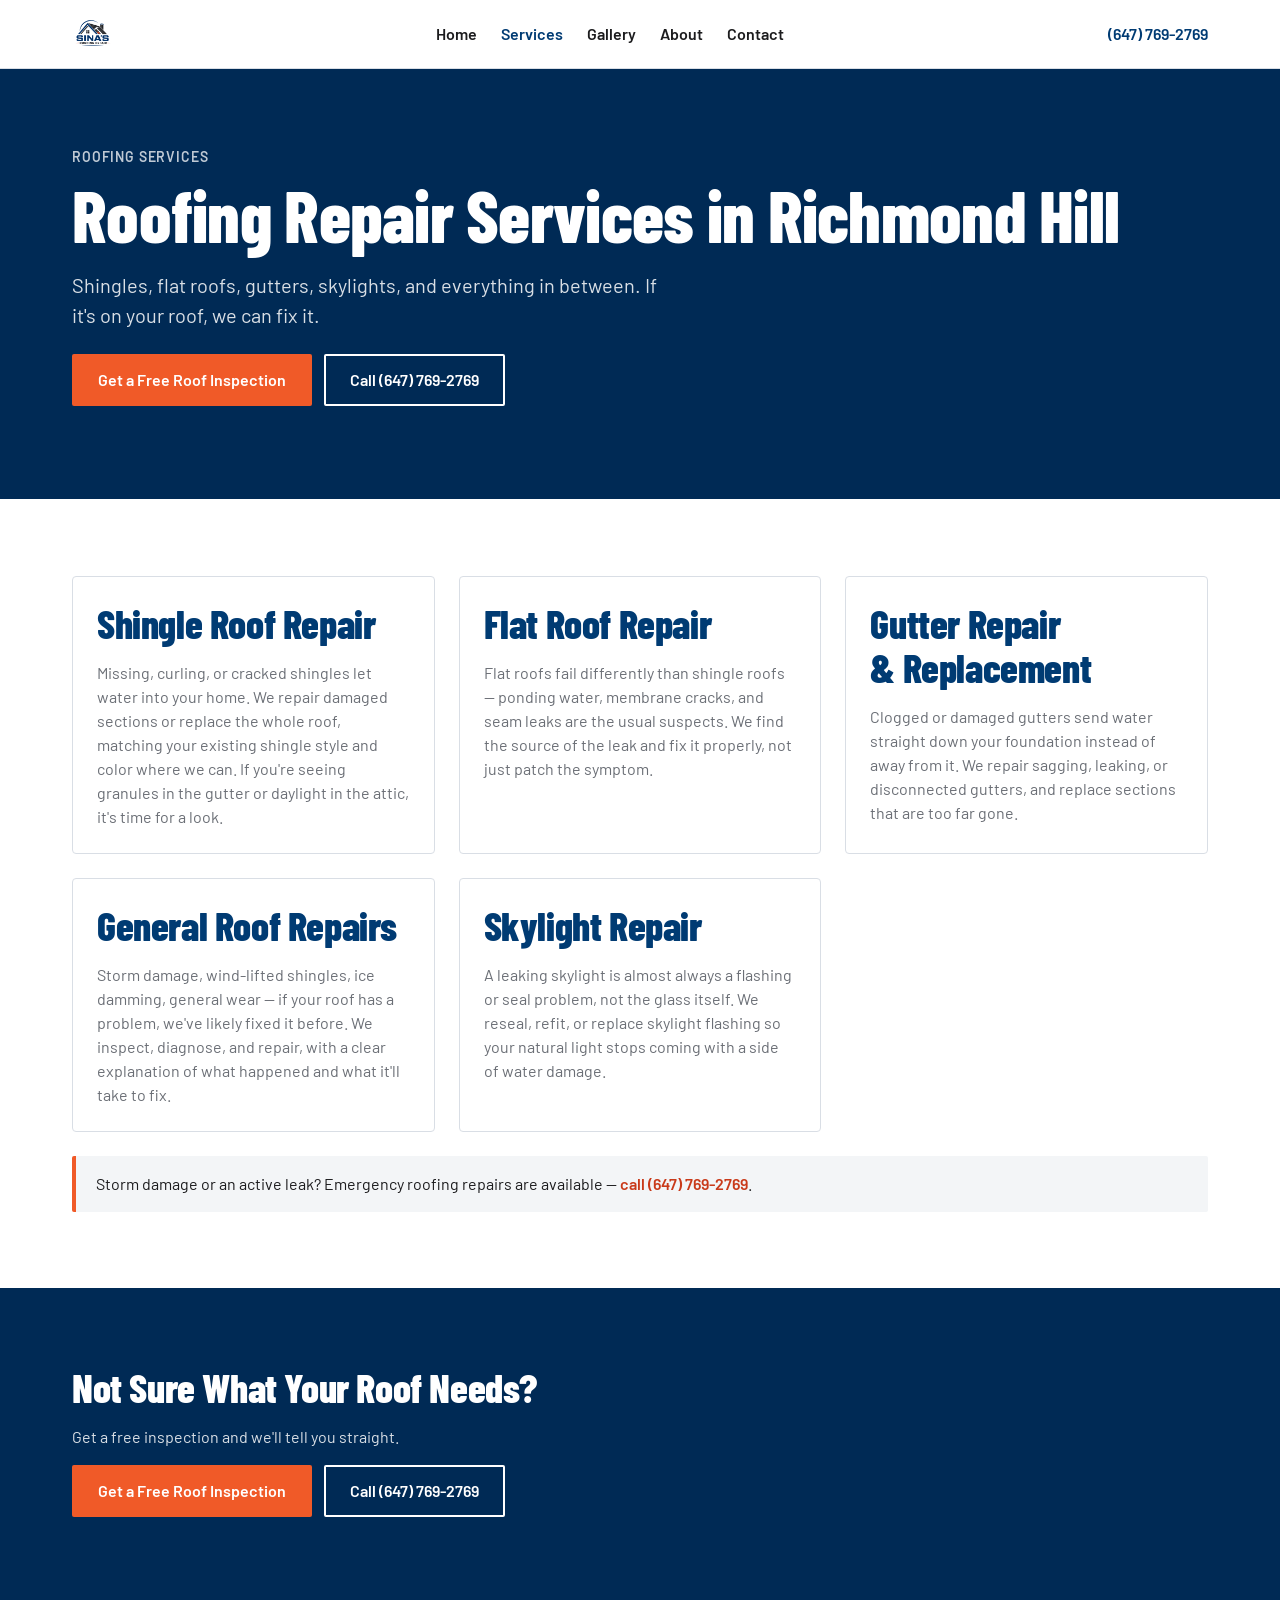
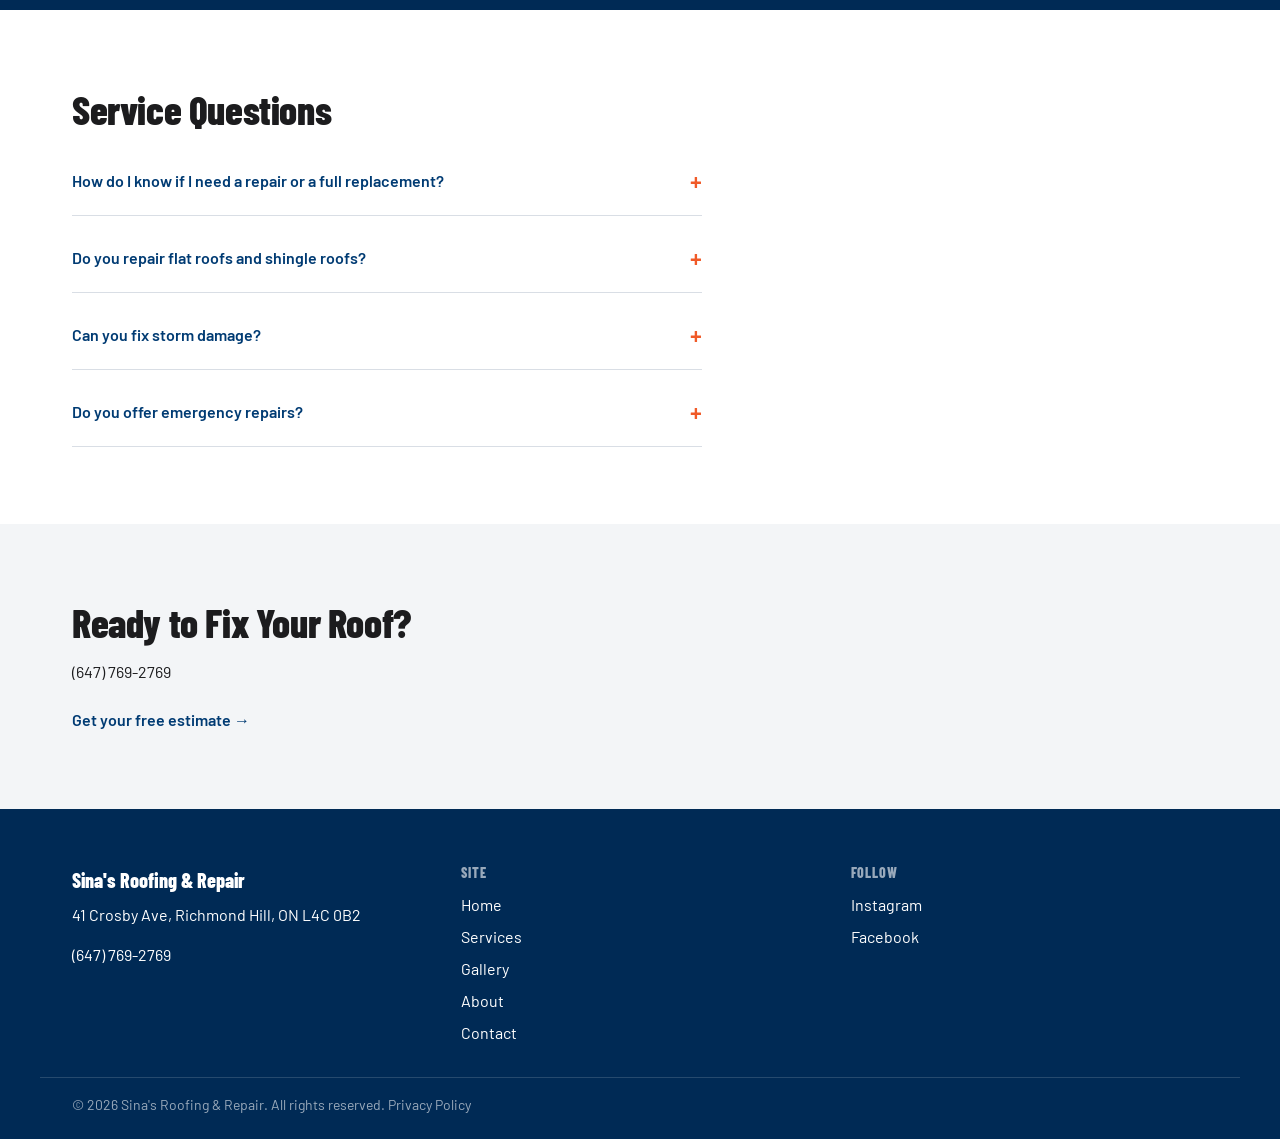
<file: services/index.html>
<!DOCTYPE html>
<html lang="en" class="no-js">
<head>
<meta charset="UTF-8">
<meta name="viewport" content="width=device-width, initial-scale=1.0">
<title>Roofing Services in Richmond Hill | Sina's Roofing & Repair</title>
<meta name="description" content="Shingle, flat roof, gutter, skylight & general roof repairs in Richmond Hill. Free estimates — call (647) 769-2769 today.">
<meta property="og:title" content="Roofing Services in Richmond Hill | Sina's Roofing & Repair">
<meta property="og:description" content="Shingle, flat roof, gutter, skylight & general roof repairs in Richmond Hill. Free estimates available.">
<meta property="og:type" content="website">
<!-- og:url and og:image omitted: no confirmed domain or live hero photo yet - see state/QUESTIONS.md. -->
<link rel="preload" href="../assets/fonts/barlowcondensed-800.woff2" as="font" type="font/woff2" crossorigin>
<link rel="stylesheet" href="../shared/tokens.css">
<link rel="stylesheet" href="../shared/base.css">
<link rel="stylesheet" href="style.css">
<script type="application/ld+json">
{
  "@context": "https://schema.org",
  "@type": "RoofingContractor",
  "name": "Sina's Roofing & Repair",
  "telephone": "+1-647-769-2769",
  "address": {
    "@type": "PostalAddress",
    "streetAddress": "41 Crosby Ave",
    "addressLocality": "Richmond Hill",
    "addressRegion": "ON",
    "postalCode": "L4C 0B2",
    "addressCountry": "CA"
  },
  "areaServed": "Richmond Hill, ON",
  "description": "Shingle roof, flat roof, gutter, skylight and general roof repairs, including emergency service, for homeowners in Richmond Hill, Ontario."
}
</script>
</head>
<body>
<a class="skip-link" href="#main">Skip to content</a>

<header class="header">
  <div class="container header__inner">
    <a href="../index.html" class="header__logotype"><img class="header__logo-img" src="../assets/images/logo.png" alt="Sina's Roofing &amp; Repair" width="300" height="300"></a>
    <nav class="header__nav" aria-label="Primary" id="primary-nav">
      <ul class="header__nav-list">
        <li><a href="../index.html">Home</a></li>
        <li><a href="../services/" aria-current="page">Services</a></li>
        <li><a href="../gallery/">Gallery</a></li>
        <li><a href="../about/">About</a></li>
        <li><a href="../contact/">Contact</a></li>
      </ul>
    </nav>
    <a href="tel:+16477692769" class="header__phone">(647) 769-2769</a>
    <button class="header__menu-toggle" type="button" aria-label="Open menu" aria-expanded="false" aria-controls="primary-nav" data-nav-toggle>
      <span></span><span></span><span></span>
    </button>
  </div>
</header>

<main id="main">

  <section class="section section--hero section--hero-dark" id="hero">
    <div class="container hero__content">
      <p class="hero__eyebrow">Roofing Services</p>
      <h1 class="hero__title">Roofing Repair Services in Richmond Hill</h1>
      <p class="hero__subtitle">Shingles, flat roofs, gutters, skylights, and everything in between. If it's on your roof, we can fix it.</p>
      <div class="hero__actions">
        <a href="../contact/" class="btn btn--primary">Get a Free Roof Inspection</a>
        <a href="tel:+16477692769" class="btn btn--secondary">Call (647) 769-2769</a>
      </div>
    </div>
  </section>

  <section class="section section--services" id="services">
    <div class="container">
      <div class="services__grid services__grid--full">
        <article class="card" data-animate id="shingle-roofs">
          <h2 class="card__title">Shingle Roof Repair</h2>
          <p class="card__text">Missing, curling, or cracked shingles let water into your home. We repair damaged sections or replace the whole roof, matching your existing shingle style and color where we can. If you're seeing granules in the gutter or daylight in the attic, it's time for a look.</p>
        </article>
        <article class="card" data-animate id="flat-roofs">
          <h2 class="card__title">Flat Roof Repair</h2>
          <p class="card__text">Flat roofs fail differently than shingle roofs — ponding water, membrane cracks, and seam leaks are the usual suspects. We find the source of the leak and fix it properly, not just patch the symptom.</p>
        </article>
        <article class="card" data-animate id="gutters">
          <h2 class="card__title">Gutter Repair &amp; Replacement</h2>
          <p class="card__text">Clogged or damaged gutters send water straight down your foundation instead of away from it. We repair sagging, leaking, or disconnected gutters, and replace sections that are too far gone.</p>
        </article>
        <article class="card" data-animate id="roof-repairs">
          <h2 class="card__title">General Roof Repairs</h2>
          <p class="card__text">Storm damage, wind-lifted shingles, ice damming, general wear — if your roof has a problem, we've likely fixed it before. We inspect, diagnose, and repair, with a clear explanation of what happened and what it'll take to fix.</p>
        </article>
        <article class="card" data-animate id="skylights">
          <h2 class="card__title">Skylight Repair</h2>
          <p class="card__text">A leaking skylight is almost always a flashing or seal problem, not the glass itself. We reseal, refit, or replace skylight flashing so your natural light stops coming with a side of water damage.</p>
        </article>
      </div>
      <p class="services__emergency-note">Storm damage or an active leak? Emergency roofing repairs are available — <a href="tel:+16477692769">call (647) 769-2769</a>.</p>
    </div>
  </section>

  <section class="section section--cta" id="cta">
    <div class="container cta__content">
      <h2>Not Sure What Your Roof Needs?</h2>
      <p>Get a free inspection and we'll tell you straight.</p>
      <div class="hero__actions">
        <a href="../contact/" class="btn btn--primary">Get a Free Roof Inspection</a>
        <a href="tel:+16477692769" class="btn btn--secondary">Call (647) 769-2769</a>
      </div>
    </div>
  </section>

  <section class="section section--faq" id="faq">
    <div class="container">
      <h2>Service Questions</h2>
      <div class="faq__list">
        <details class="faq__item">
          <summary class="faq__question">How do I know if I need a repair or a full replacement?</summary>
          <p class="faq__answer">It depends on the extent of the damage and the age of the roof. A free inspection gives you a straight answer either way.</p>
        </details>
        <details class="faq__item">
          <summary class="faq__question">Do you repair flat roofs and shingle roofs?</summary>
          <p class="faq__answer">Yes — shingle, flat roof, gutters, and skylights are all part of what we do.</p>
        </details>
        <details class="faq__item">
          <summary class="faq__question">Can you fix storm damage?</summary>
          <p class="faq__answer">Yes. Storm and wind damage repairs are one of our most common calls.</p>
        </details>
        <details class="faq__item">
          <summary class="faq__question">Do you offer emergency repairs?</summary>
          <p class="faq__answer">Yes, when a leak or damage can't wait for a scheduled appointment.</p>
        </details>
      </div>
    </div>
  </section>

  <section class="section section--contact" id="contact">
    <div class="container contact__grid contact__grid--brief">
      <div class="contact__info">
        <h2>Ready to Fix Your Roof?</h2>
        <p><a href="tel:+16477692769">(647) 769-2769</a></p>
        <a href="../contact/" class="section__cta-link">Get your free estimate &rarr;</a>
      </div>
    </div>
  </section>

</main>

<footer class="section section--footer" id="footer">
  <div class="container footer__inner">
    <div class="footer__col">
      <p class="footer__logotype">Sina's Roofing &amp; Repair</p>
      <p>41 Crosby Ave, Richmond Hill, ON L4C 0B2</p>
      <p><a href="tel:+16477692769">(647) 769-2769</a></p>
    </div>
    <div class="footer__col">
      <h3>Site</h3>
      <ul>
        <li><a href="../index.html">Home</a></li>
        <li><a href="../services/">Services</a></li>
        <li><a href="../gallery/">Gallery</a></li>
        <li><a href="../about/">About</a></li>
        <li><a href="../contact/">Contact</a></li>
      </ul>
    </div>
    <div class="footer__col">
      <h3>Follow</h3>
      <ul class="footer__socials">
        <li><a href="#" data-placeholder-href>Instagram</a></li>
        <li><a href="#" data-placeholder-href>Facebook</a></li>
      </ul>
    </div>
  </div>
  <div class="container footer__bottom">
    <p>&copy; 2026 Sina's Roofing &amp; Repair. All rights reserved. <a href="../privacy.html">Privacy Policy</a></p>
  </div>
</footer>

<div class="mobile-action-bar">
  <a href="tel:+16477692769" class="mobile-action-bar__btn mobile-action-bar__btn--call">Call Now</a>
  <a href="https://www.google.com/maps/search/?api=1&query=41+Crosby+Ave%2C+Richmond+Hill%2C+ON+L4C+0B2" class="mobile-action-bar__btn mobile-action-bar__btn--directions" target="_blank" rel="noopener">Directions</a>
</div>

<script src="../shared/main.js" defer></script>
<script src="script.js" defer></script>
</body>
</html>
</file>
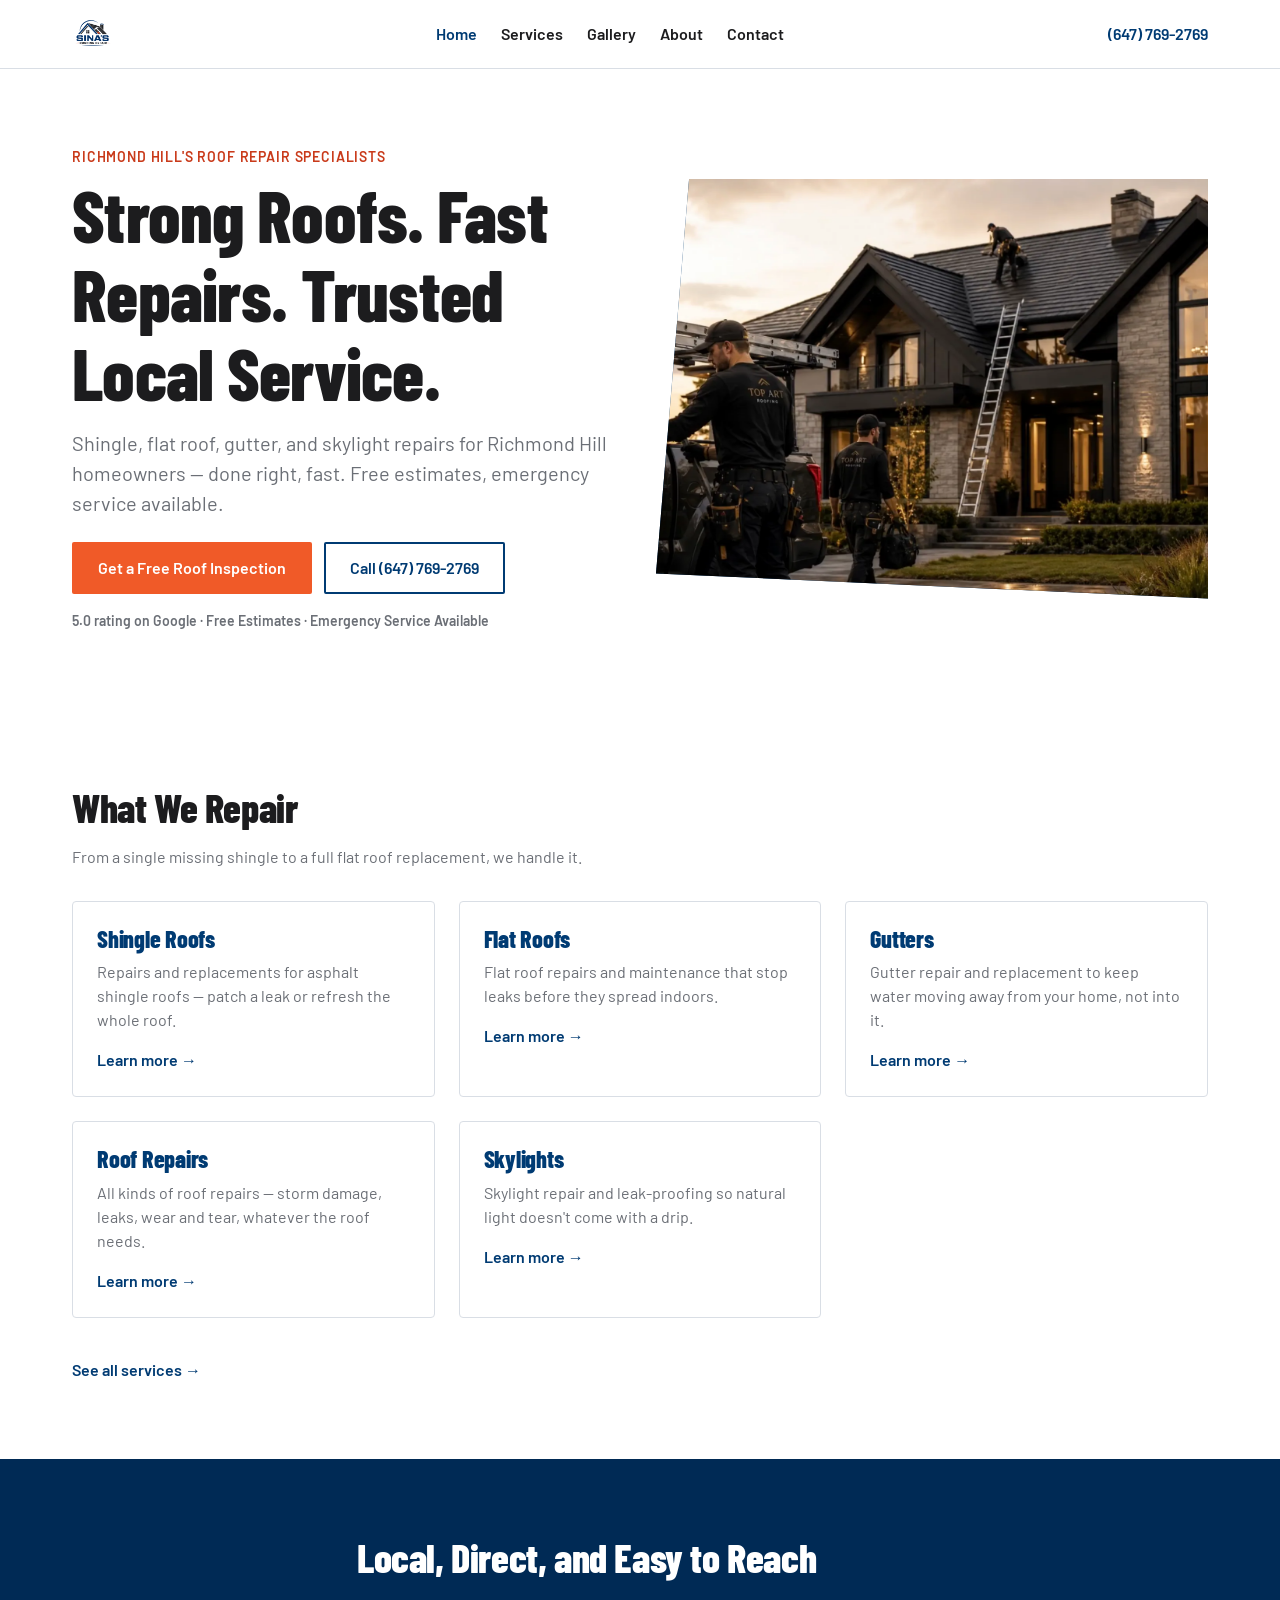
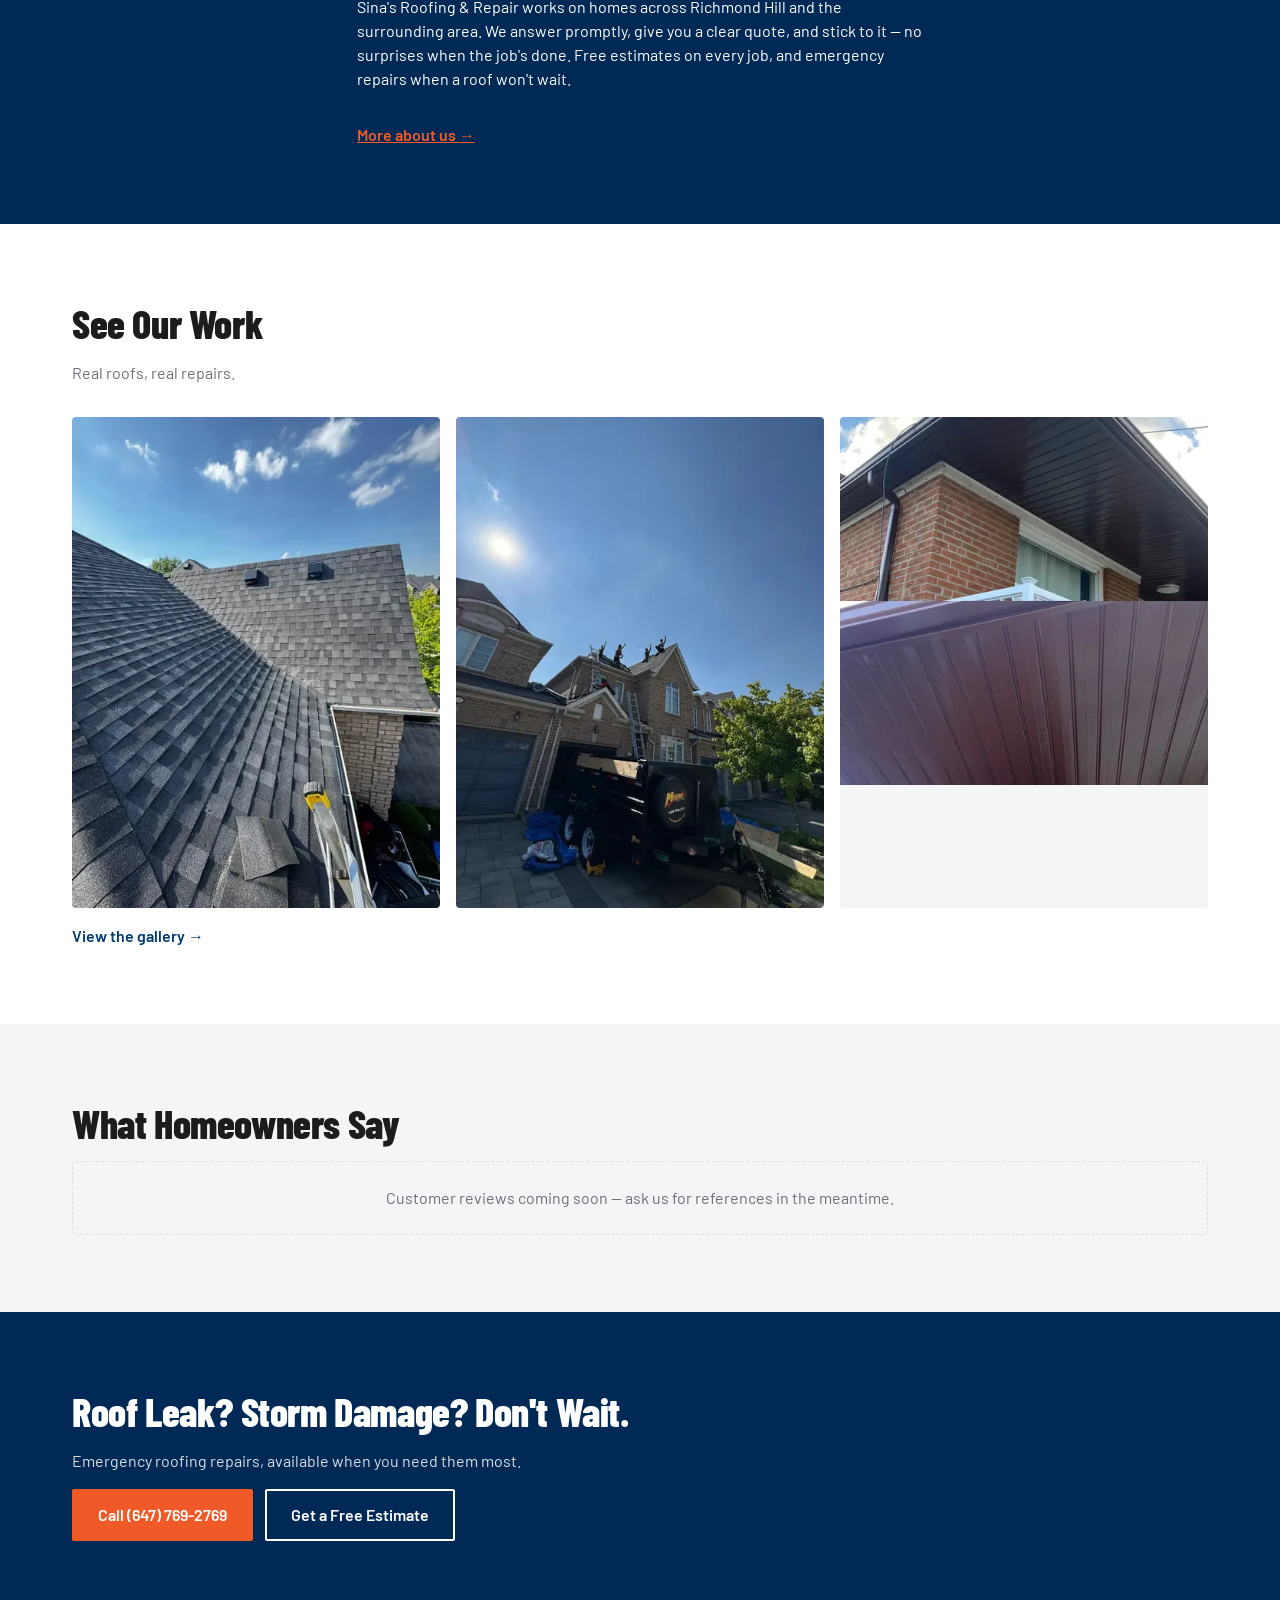
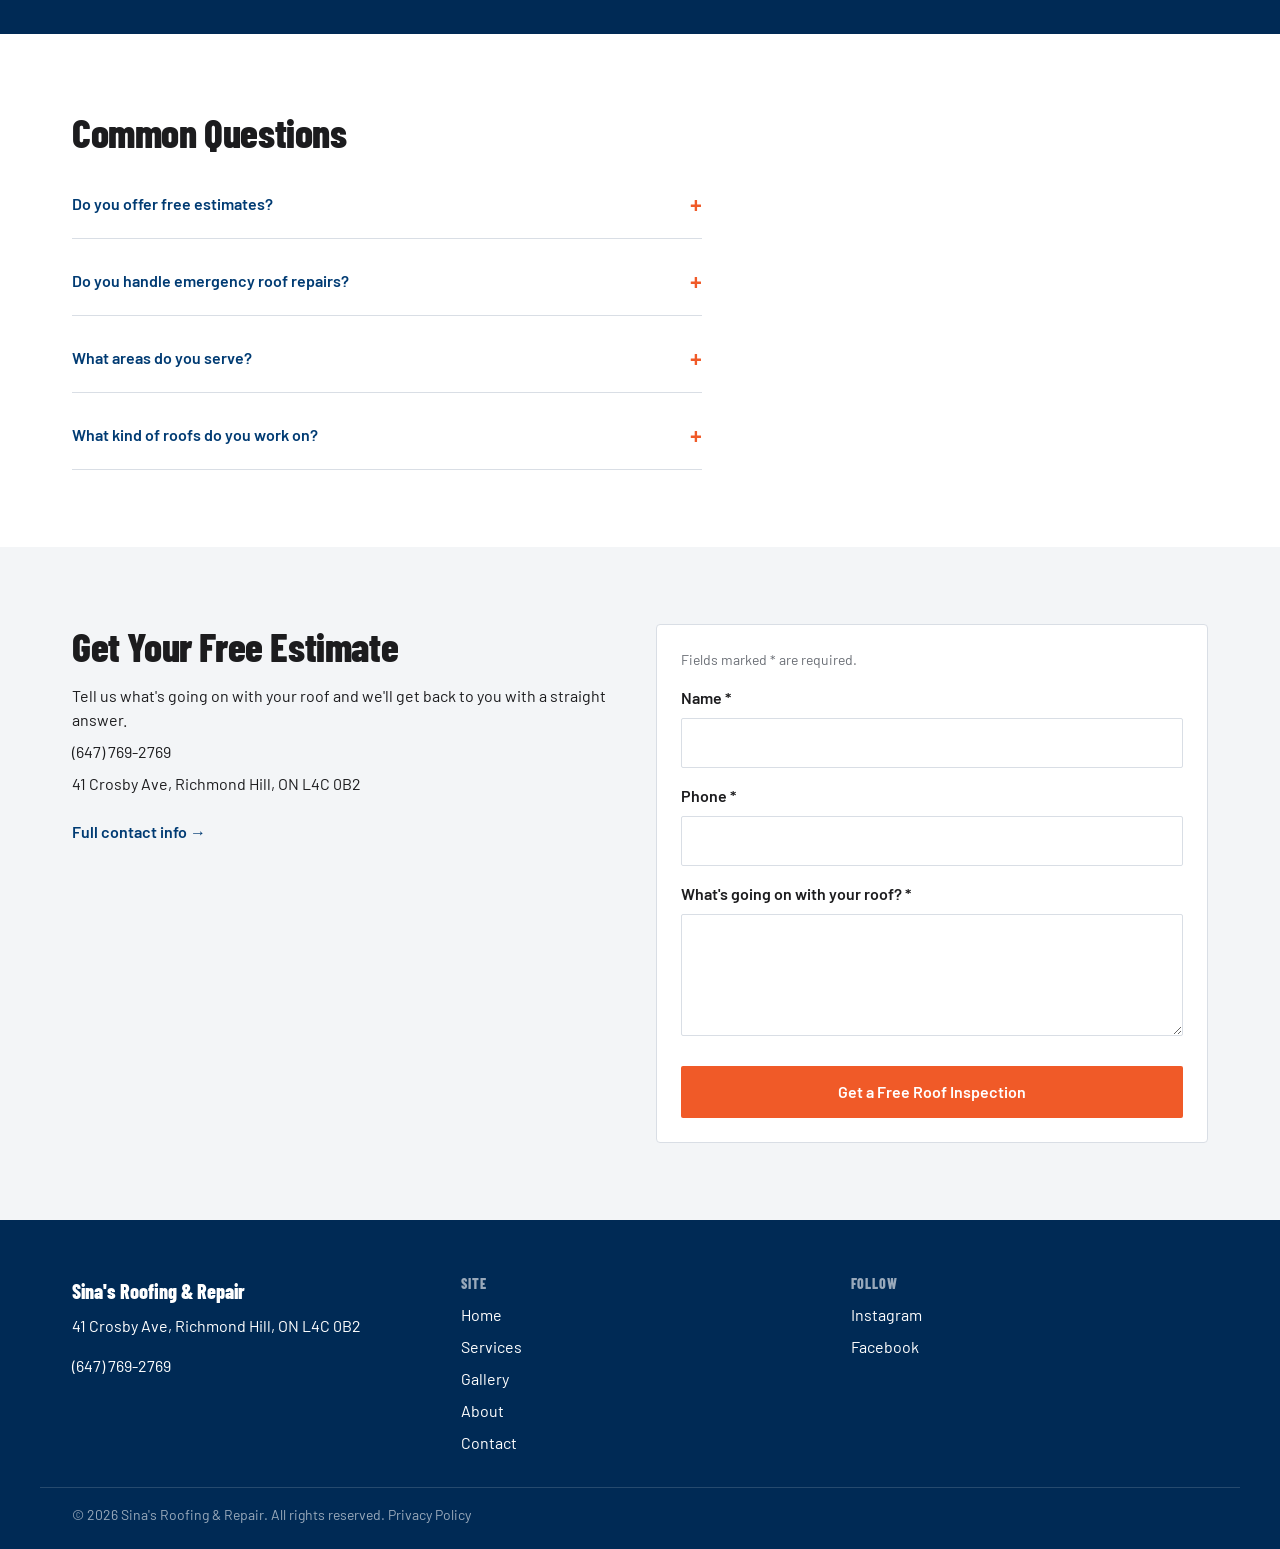
<file: site/index.html>
<!DOCTYPE html>
<html lang="en" class="no-js">
<head>
<meta charset="UTF-8">
<meta name="viewport" content="width=device-width, initial-scale=1.0">
<title>Roof Repair in Richmond Hill, ON | Sina's Roofing & Repair</title>
<meta name="description" content="Shingle, flat roof, gutter & skylight repairs in Richmond Hill, ON. Free estimates, emergency service available. Call (647) 769-2769.">
<meta property="og:title" content="Roof Repair in Richmond Hill, ON | Sina's Roofing & Repair">
<meta property="og:description" content="Shingle, flat roof, gutter & skylight repairs in Richmond Hill, ON. Free estimates, emergency service available.">
<meta property="og:type" content="website">
<!-- og:url and og:image omitted: no confirmed domain yet - see state/QUESTIONS.md. Hero poster now exists (assets/images/hero-intro-poster.webp); wire og:image once the domain gives us an absolute URL. -->
<link rel="preload" href="assets/images/hero-intro-poster.webp" as="image" fetchpriority="high">
<link rel="preload" href="assets/fonts/barlowcondensed-800.woff2" as="font" type="font/woff2" crossorigin>
<link rel="stylesheet" href="shared/tokens.css">
<link rel="stylesheet" href="shared/base.css">
<link rel="stylesheet" href="style.css">
<script type="application/ld+json">
{
  "@context": "https://schema.org",
  "@type": "RoofingContractor",
  "name": "Sina's Roofing & Repair",
  "telephone": "+1-647-769-2769",
  "address": {
    "@type": "PostalAddress",
    "streetAddress": "41 Crosby Ave",
    "addressLocality": "Richmond Hill",
    "addressRegion": "ON",
    "postalCode": "L4C 0B2",
    "addressCountry": "CA"
  },
  "areaServed": "Richmond Hill, ON",
  "description": "Shingle roof, flat roof, gutter, skylight and general roof repairs, including emergency service, for homeowners in Richmond Hill, Ontario."
}
</script>
</head>
<body>
<a class="skip-link" href="#main">Skip to content</a>

<header class="header">
  <div class="container header__inner">
    <a href="index.html" class="header__logotype"><img class="header__logo-img" src="assets/images/logo.png" alt="Sina's Roofing &amp; Repair" width="300" height="300"></a>
    <nav class="header__nav" aria-label="Primary" id="primary-nav">
      <ul class="header__nav-list">
        <li><a href="index.html" aria-current="page">Home</a></li>
        <li><a href="services/">Services</a></li>
        <li><a href="gallery/">Gallery</a></li>
        <li><a href="about/">About</a></li>
        <li><a href="contact/">Contact</a></li>
      </ul>
    </nav>
    <a href="tel:+16477692769" class="header__phone">(647) 769-2769</a>
    <button class="header__menu-toggle" type="button" aria-label="Open menu" aria-expanded="false" aria-controls="primary-nav" data-nav-toggle>
      <span></span><span></span><span></span>
    </button>
  </div>
</header>

<main id="main">

  <section class="section section--hero" id="hero">
    <div class="container hero__grid">
      <div class="hero__copy">
        <p class="hero__eyebrow">Richmond Hill's Roof Repair Specialists</p>
        <h1 class="hero__title">Strong Roofs. Fast Repairs. Trusted Local Service.</h1>
        <p class="hero__subtitle">Shingle, flat roof, gutter, and skylight repairs for Richmond Hill homeowners — done right, fast. Free estimates, emergency service available.</p>
        <div class="hero__actions">
          <a href="contact/" class="btn btn--primary">Get a Free Roof Inspection</a>
          <a href="tel:+16477692769" class="btn btn--secondary">Call (647) 769-2769</a>
        </div>
        <p class="hero__trust">5.0 rating on Google &middot; Free Estimates &middot; Emergency Service Available</p>
      </div>
      <div class="hero__media" data-hero-media aria-hidden="true">
        <video class="hero__video" data-hero-video-a muted playsinline preload="auto" autoplay poster="assets/images/hero-intro-poster.webp" tabindex="-1">
          <source src="assets/video/hero-intro.mp4" type="video/mp4">
        </video>
        <video class="hero__video" data-hero-video-b muted playsinline preload="auto" tabindex="-1">
          <source src="assets/video/hero-loop.mp4" type="video/mp4">
        </video>
      </div>
    </div>
  </section>

  <section class="section section--services" id="services">
    <div class="container">
      <h2>What We Repair</h2>
      <p class="section__intro">From a single missing shingle to a full flat roof replacement, we handle it.</p>
      <div class="services__grid">
        <article class="card" data-animate>
          <h3 class="card__title">Shingle Roofs</h3>
          <p class="card__text">Repairs and replacements for asphalt shingle roofs — patch a leak or refresh the whole roof.</p>
          <a href="services/#shingle-roofs" class="card__link">Learn more &rarr;</a>
        </article>
        <article class="card" data-animate>
          <h3 class="card__title">Flat Roofs</h3>
          <p class="card__text">Flat roof repairs and maintenance that stop leaks before they spread indoors.</p>
          <a href="services/#flat-roofs" class="card__link">Learn more &rarr;</a>
        </article>
        <article class="card" data-animate>
          <h3 class="card__title">Gutters</h3>
          <p class="card__text">Gutter repair and replacement to keep water moving away from your home, not into it.</p>
          <a href="services/#gutters" class="card__link">Learn more &rarr;</a>
        </article>
        <article class="card" data-animate>
          <h3 class="card__title">Roof Repairs</h3>
          <p class="card__text">All kinds of roof repairs — storm damage, leaks, wear and tear, whatever the roof needs.</p>
          <a href="services/#roof-repairs" class="card__link">Learn more &rarr;</a>
        </article>
        <article class="card" data-animate>
          <h3 class="card__title">Skylights</h3>
          <p class="card__text">Skylight repair and leak-proofing so natural light doesn't come with a drip.</p>
          <a href="services/#skylights" class="card__link">Learn more &rarr;</a>
        </article>
      </div>
      <a href="services/" class="section__cta-link">See all services &rarr;</a>
    </div>
  </section>

  <section class="section section--about" id="about">
    <div class="container about__content">
      <h2>Local, Direct, and Easy to Reach</h2>
      <p>Sina's Roofing &amp; Repair works on homes across Richmond Hill and the surrounding area. We answer promptly, give you a clear quote, and stick to it — no surprises when the job's done. Free estimates on every job, and emergency repairs when a roof won't wait.</p>
      <a href="about/" class="section__cta-link">More about us &rarr;</a>
    </div>
  </section>

  <section class="section section--gallery" id="gallery">
    <div class="container">
      <h2>See Our Work</h2>
      <p class="section__intro">Real roofs, real repairs.</p>
      <div class="gallery__grid gallery__grid--teaser" data-gallery-grid>
        <figure class="gallery__item" data-animate>
          <img src="assets/images/gallery1.webp" srcset="assets/images/gallery1-480.webp 480w, assets/images/gallery1.webp 640w" sizes="(max-width: 767px) 100vw, 33vw" width="640" height="853" alt="Finished shingle roof, low angle view" loading="lazy">
        </figure>
        <figure class="gallery__item" data-animate>
          <img src="assets/images/gallery5.webp" srcset="assets/images/gallery5-480.webp 480w, assets/images/gallery5.webp 640w" sizes="(max-width: 767px) 100vw, 33vw" width="640" height="853" alt="Roofing crew on a completed rooftop" loading="lazy">
        </figure>
        <figure class="gallery__item" data-animate>
          <img src="assets/images/gallery6.webp" srcset="assets/images/gallery6-480.webp 480w, assets/images/gallery6.webp 640w" sizes="(max-width: 767px) 100vw, 33vw" width="640" height="640" alt="Soffit and fascia before and after replacement" loading="lazy">
        </figure>
      </div>
      <a href="gallery/" class="section__cta-link">View the gallery &rarr;</a>
    </div>
  </section>

  <section class="section section--testimonials" id="testimonials">
    <div class="container">
      <h2>What Homeowners Say</h2>
      <!-- Google review quotes exist in client.md Auto (needs-approval) but the operator declined to feature them 2026-07-07 — see state/QUESTIONS.md. Do not add verbatim quotes here without recorded approval. -->
      <p class="testimonials__placeholder">Customer reviews coming soon — ask us for references in the meantime.</p>
    </div>
  </section>

  <section class="section section--cta" id="cta">
    <div class="container cta__content">
      <h2>Roof Leak? Storm Damage? Don't Wait.</h2>
      <p>Emergency roofing repairs, available when you need them most.</p>
      <div class="hero__actions">
        <a href="tel:+16477692769" class="btn btn--primary">Call (647) 769-2769</a>
        <a href="contact/" class="btn btn--secondary">Get a Free Estimate</a>
      </div>
    </div>
  </section>

  <section class="section section--faq" id="faq">
    <div class="container">
      <h2>Common Questions</h2>
      <div class="faq__list">
        <details class="faq__item">
          <summary class="faq__question">Do you offer free estimates?</summary>
          <p class="faq__answer">Yes. Every roofing job starts with a free, no-obligation estimate.</p>
        </details>
        <details class="faq__item">
          <summary class="faq__question">Do you handle emergency roof repairs?</summary>
          <p class="faq__answer">Yes. Sina's Roofing &amp; Repair offers emergency roofing services when a leak or storm damage can't wait.</p>
        </details>
        <details class="faq__item">
          <summary class="faq__question">What areas do you serve?</summary>
          <p class="faq__answer">We serve Richmond Hill and the surrounding areas.</p>
        </details>
        <details class="faq__item">
          <summary class="faq__question">What kind of roofs do you work on?</summary>
          <p class="faq__answer">Shingle roofs, flat roofs, and everything in between — plus gutters and skylights.</p>
        </details>
      </div>
    </div>
  </section>

  <section class="section section--contact" id="contact">
    <div class="container contact__grid">
      <div class="contact__info">
        <h2>Get Your Free Estimate</h2>
        <p>Tell us what's going on with your roof and we'll get back to you with a straight answer.</p>
        <p><a href="tel:+16477692769">(647) 769-2769</a></p>
        <p>41 Crosby Ave, Richmond Hill, ON L4C 0B2</p>
        <!-- NOTE: business hours not confirmed - see state/QUESTIONS.md. Omitted rather than guessed; emergency-service messaging covers availability in the meantime. -->
        <a href="contact/" class="section__cta-link">Full contact info &rarr;</a>
      </div>
      <!-- Forms: no Formspree ID / notify email on file (see state/QUESTIONS.md) -
           placeholder mode. To wire later: set action to the endpoint
           (e.g. https://formspree.io/f/{id}) and data-provider="formspree";
           no other markup changes needed. -->
      <form class="contact__form" data-contact-form action="#" data-provider="">
        <p class="form__required-note">Fields marked * are required.</p>
        <div class="form__group form__group--honeypot">
          <label for="home-company">Company</label>
          <input type="text" id="home-company" name="_gotcha" tabindex="-1" autocomplete="off">
        </div>
        <div class="form__group">
          <label class="form__label" for="home-name">Name *</label>
          <input class="form__input" type="text" id="home-name" name="name" autocomplete="name" required>
        </div>
        <div class="form__group">
          <label class="form__label" for="home-phone">Phone *</label>
          <input class="form__input" type="tel" id="home-phone" name="phone" autocomplete="tel" required>
        </div>
        <div class="form__group">
          <label class="form__label" for="home-message">What's going on with your roof? *</label>
          <textarea class="form__textarea" id="home-message" name="message" rows="4" required></textarea>
        </div>
        <div class="form__status" role="alert" aria-live="polite" data-form-status hidden></div>
        <button class="btn btn--primary form__submit" type="submit">Get a Free Roof Inspection</button>
      </form>
    </div>
  </section>

</main>

<footer class="section section--footer" id="footer">
  <div class="container footer__inner">
    <div class="footer__col">
      <p class="footer__logotype">Sina's Roofing &amp; Repair</p>
      <p>41 Crosby Ave, Richmond Hill, ON L4C 0B2</p>
      <p><a href="tel:+16477692769">(647) 769-2769</a></p>
    </div>
    <div class="footer__col">
      <h3>Site</h3>
      <ul>
        <li><a href="index.html">Home</a></li>
        <li><a href="services/">Services</a></li>
        <li><a href="gallery/">Gallery</a></li>
        <li><a href="about/">About</a></li>
        <li><a href="contact/">Contact</a></li>
      </ul>
    </div>
    <div class="footer__col">
      <h3>Follow</h3>
      <ul class="footer__socials">
        <li><a href="#" data-placeholder-href>Instagram</a></li>
        <li><a href="#" data-placeholder-href>Facebook</a></li>
      </ul>
      <!-- NOTE: social profile URLs not in paste — see state/QUESTIONS.md. hrefs are "#" until provided. -->
    </div>
  </div>
  <div class="container footer__bottom">
    <p>&copy; 2026 Sina's Roofing &amp; Repair. All rights reserved. <a href="privacy.html">Privacy Policy</a></p>
  </div>
</footer>

<div class="mobile-action-bar">
  <a href="tel:+16477692769" class="mobile-action-bar__btn mobile-action-bar__btn--call">Call Now</a>
  <a href="https://www.google.com/maps/search/?api=1&query=41+Crosby+Ave%2C+Richmond+Hill%2C+ON+L4C+0B2" class="mobile-action-bar__btn mobile-action-bar__btn--directions" target="_blank" rel="noopener">Directions</a>
</div>

<script src="shared/main.js" defer></script>
<script src="script.js" defer></script>
</body>
</html>
</file>
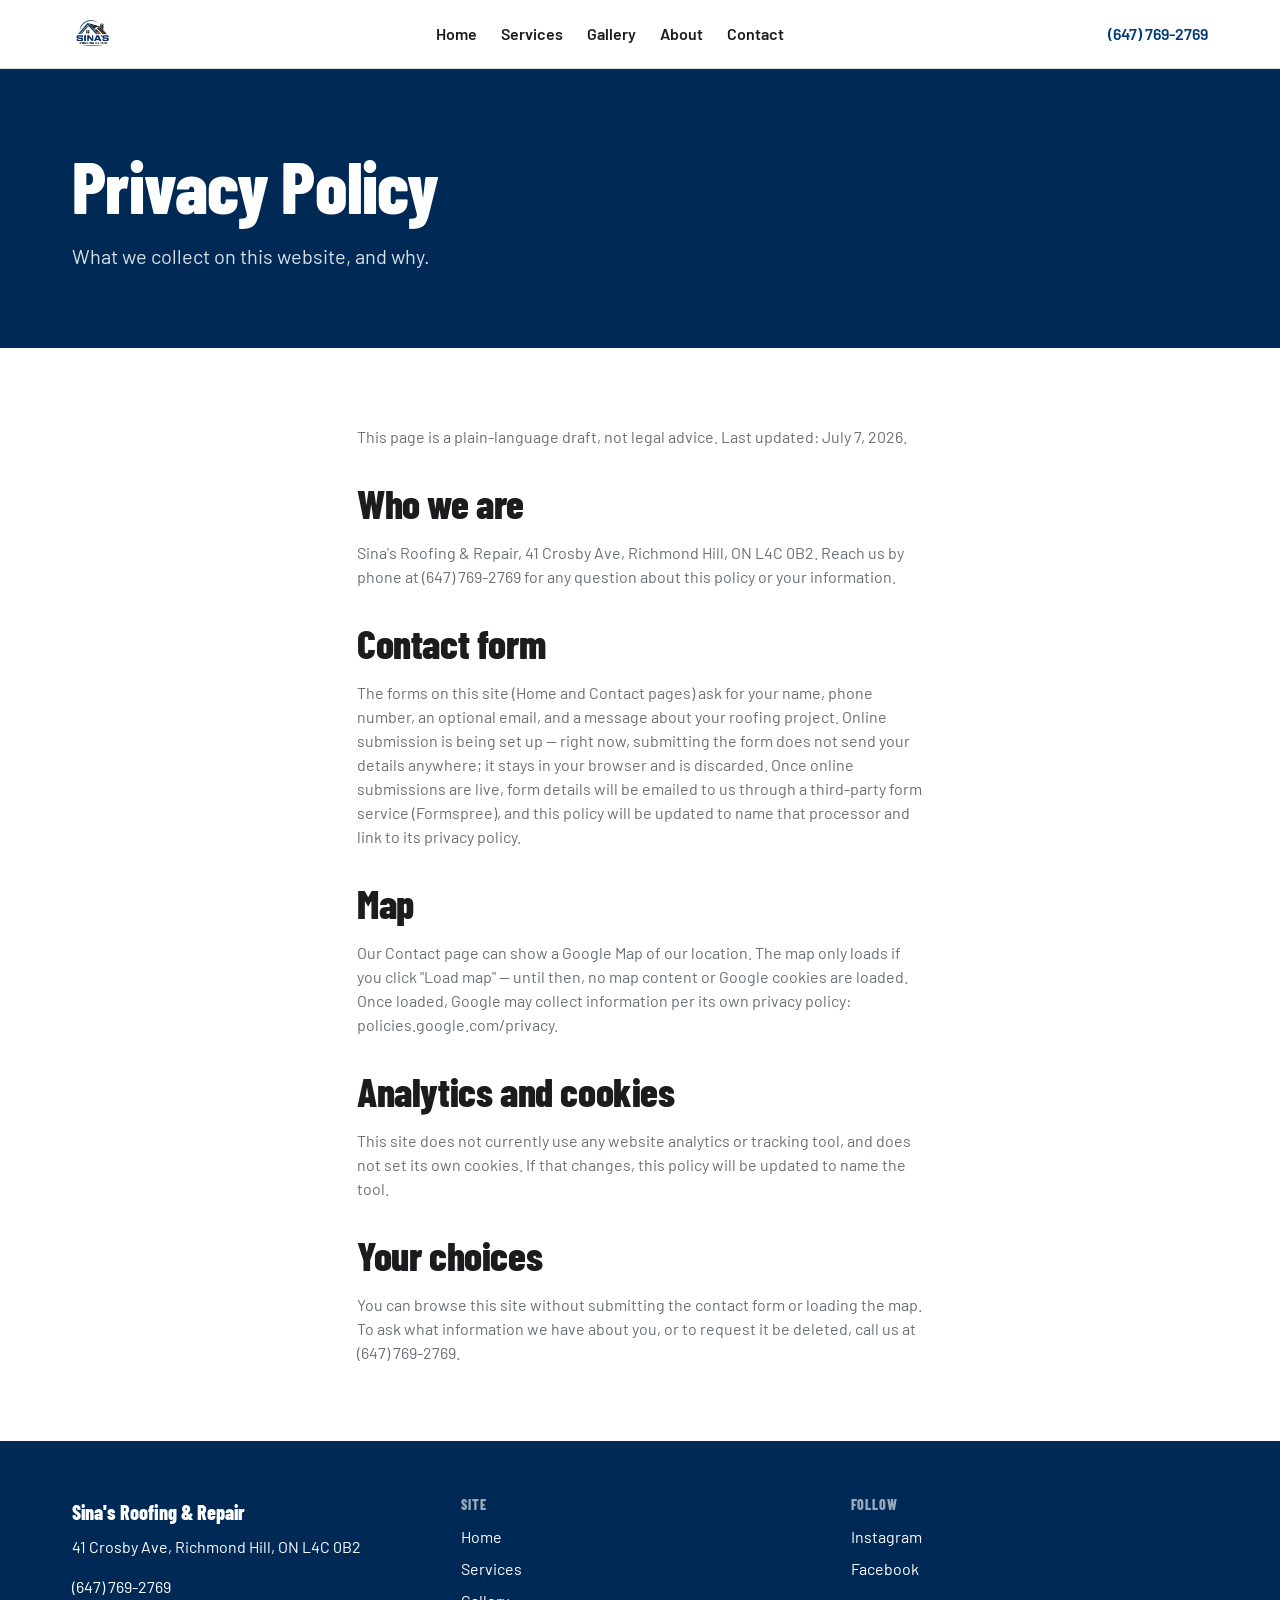
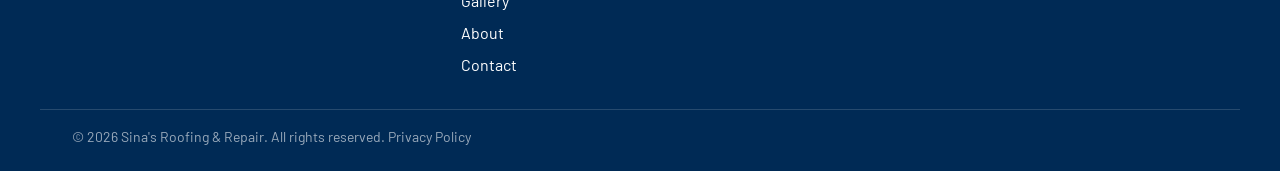
<file: privacy.html>
<!DOCTYPE html>
<html lang="en" class="no-js">
<head>
<meta charset="UTF-8">
<meta name="viewport" content="width=device-width, initial-scale=1.0">
<title>Privacy Policy | Sina's Roofing & Repair</title>
<meta name="description" content="How Sina's Roofing & Repair collects and uses information from this website.">
<link rel="preload" href="assets/fonts/barlowcondensed-800.woff2" as="font" type="font/woff2" crossorigin>
<link rel="stylesheet" href="shared/tokens.css">
<link rel="stylesheet" href="shared/base.css">
<link rel="stylesheet" href="privacy.css">
</head>
<body>
<a class="skip-link" href="#main">Skip to content</a>

<header class="header">
  <div class="container header__inner">
    <a href="index.html" class="header__logotype"><img class="header__logo-img" src="assets/images/logo.png" alt="Sina's Roofing &amp; Repair" width="300" height="300"></a>
    <nav class="header__nav" aria-label="Primary" id="primary-nav">
      <ul class="header__nav-list">
        <li><a href="index.html">Home</a></li>
        <li><a href="services/">Services</a></li>
        <li><a href="gallery/">Gallery</a></li>
        <li><a href="about/">About</a></li>
        <li><a href="contact/">Contact</a></li>
      </ul>
    </nav>
    <a href="tel:+16477692769" class="header__phone">(647) 769-2769</a>
    <button class="header__menu-toggle" type="button" aria-label="Open menu" aria-expanded="false" aria-controls="primary-nav" data-nav-toggle>
      <span></span><span></span><span></span>
    </button>
  </div>
</header>

<main id="main">

  <section class="section section--hero section--hero-dark" id="hero">
    <div class="container hero__content">
      <h1 class="hero__title">Privacy Policy</h1>
      <p class="hero__subtitle">What we collect on this website, and why.</p>
    </div>
  </section>

  <section class="section" id="policy">
    <div class="container about__content">
      <p>This page is a plain-language draft, not legal advice. Last updated: July 7, 2026.</p>

      <h2>Who we are</h2>
      <p>Sina's Roofing &amp; Repair, 41 Crosby Ave, Richmond Hill, ON L4C 0B2. Reach us by phone at <a href="tel:+16477692769">(647) 769-2769</a> for any question about this policy or your information.</p>

      <h2>Contact form</h2>
      <p>The forms on this site (Home and Contact pages) ask for your name, phone number, an optional email, and a message about your roofing project. Online submission is being set up — right now, submitting the form does not send your details anywhere; it stays in your browser and is discarded. Once online submissions are live, form details will be emailed to us through a third-party form service (Formspree), and this policy will be updated to name that processor and link to its privacy policy.</p>

      <h2>Map</h2>
      <p>Our Contact page can show a Google Map of our location. The map only loads if you click "Load map" — until then, no map content or Google cookies are loaded. Once loaded, Google may collect information per its own privacy policy: <a href="https://policies.google.com/privacy" target="_blank" rel="noopener">policies.google.com/privacy</a>.</p>

      <h2>Analytics and cookies</h2>
      <p>This site does not currently use any website analytics or tracking tool, and does not set its own cookies. If that changes, this policy will be updated to name the tool.</p>

      <h2>Your choices</h2>
      <p>You can browse this site without submitting the contact form or loading the map. To ask what information we have about you, or to request it be deleted, call us at <a href="tel:+16477692769">(647) 769-2769</a>.</p>
    </div>
  </section>

</main>

<footer class="section section--footer" id="footer">
  <div class="container footer__inner">
    <div class="footer__col">
      <p class="footer__logotype">Sina's Roofing &amp; Repair</p>
      <p>41 Crosby Ave, Richmond Hill, ON L4C 0B2</p>
      <p><a href="tel:+16477692769">(647) 769-2769</a></p>
    </div>
    <div class="footer__col">
      <h3>Site</h3>
      <ul>
        <li><a href="index.html">Home</a></li>
        <li><a href="services/">Services</a></li>
        <li><a href="gallery/">Gallery</a></li>
        <li><a href="about/">About</a></li>
        <li><a href="contact/">Contact</a></li>
      </ul>
    </div>
    <div class="footer__col">
      <h3>Follow</h3>
      <ul class="footer__socials">
        <li><a href="#" data-placeholder-href>Instagram</a></li>
        <li><a href="#" data-placeholder-href>Facebook</a></li>
      </ul>
    </div>
  </div>
  <div class="container footer__bottom">
    <p>&copy; 2026 Sina's Roofing &amp; Repair. All rights reserved. <a href="privacy.html">Privacy Policy</a></p>
  </div>
</footer>

<div class="mobile-action-bar">
  <a href="tel:+16477692769" class="mobile-action-bar__btn mobile-action-bar__btn--call">Call Now</a>
  <a href="https://www.google.com/maps/search/?api=1&query=41+Crosby+Ave%2C+Richmond+Hill%2C+ON+L4C+0B2" class="mobile-action-bar__btn mobile-action-bar__btn--directions" target="_blank" rel="noopener">Directions</a>
</div>

<script src="shared/main.js" defer></script>
</body>
</html>
</file>
<file: shared/tokens.css>
/*
  Design tokens — Sina's Roofing & Repair
  Direction: "Angled Trust" (state/DECISIONS.md, Phase 2)
  Single source of truth for every visual value on the site.
  Consumers use var(--token) only — never hardcode a value elsewhere.
*/

@font-face {
  font-family: 'Barlow Condensed';
  font-style: normal;
  font-weight: 800;
  font-display: swap;
  src: url('../assets/fonts/barlowcondensed-800.woff2') format('woff2');
}
@font-face {
  font-family: 'Barlow';
  font-style: normal;
  font-weight: 400;
  font-display: swap;
  src: url('../assets/fonts/barlow-400.woff2') format('woff2');
}
@font-face {
  font-family: 'Barlow';
  font-style: normal;
  font-weight: 600;
  font-display: swap;
  src: url('../assets/fonts/barlow-600.woff2') format('woff2');
}

:root {
  /* Colors — client's own hex palette (client/client.md Vibe), used verbatim.
     --color-accent (#F05A28) measures 3.39:1 on white: passes the 3:1
     large-text/UI threshold but NOT 4.5:1 body text. Reserve it for large
     bold fills (buttons >=16px bold, icons, borders, active states) only.
     Never use it for body-sized text or links — use --color-error
     (5.12:1 on white) instead when an accent-colored TEXT is needed. */
  --color-primary: #003B73;
  --color-primary-dark: #002A55;
  --color-accent: #F05A28;
  --color-bg: #FFFFFF;
  --color-surface: #F3F5F7;
  --color-text: #1C1C1E;
  --color-text-muted: #6B6F76;
  --color-border: #D9DEE5;
  --color-success: #1E7A4C;
  --color-error: #C93A1A;

  /* Typography — "Bold energy" pairing: condensed grotesque display +
     plain grotesque body (same type family, siblings), per Vibe's
     "Large bold headlines" + "no-nonsense" mood. Expressive 1.333 scale. */
  --font-heading: 'Barlow Condensed', 'Arial Narrow', sans-serif;
  --font-body: 'Barlow', Arial, sans-serif;

  --text-xs: 0.75rem;
  --text-sm: 0.875rem;
  --text-base: 1rem;
  --text-lg: 1.25rem;
  --text-xl: 1.5rem;
  --text-2xl: 2rem;
  --text-3xl: 2.5rem;
  --text-hero: clamp(2.25rem, 5vw + 1rem, 4.5rem);

  --leading-tight: 1.1;
  --leading-normal: 1.5;
  --leading-loose: 1.8;

  /* Spacing — 4px base scale */
  --space-1: 0.25rem;
  --space-2: 0.5rem;
  --space-3: 0.75rem;
  --space-4: 1rem;
  --space-5: 1.25rem;
  --space-6: 1.5rem;
  --space-7: 1.75rem;
  --space-8: 2rem;
  --space-9: 2.25rem;
  --space-10: 2.5rem;
  --space-11: 2.75rem;
  --space-12: 3rem;

  /* Layout */
  --container-max: 1200px;
  --section-pad-y: clamp(3rem, 6vw, 6rem);

  /* Radius — deviation: "Angled Trust" direction (sharp angled accents,
     zero soft/organic shapes) uses minimal/sharp radii, not the usual
     soft-rounded default. radius-full stays for circular elements only
     (icons, avatars, pill badges). */
  --radius-sm: 0.125rem;
  --radius-md: 0.25rem;
  --radius-lg: 0.375rem;
  --radius-full: 999px;

  /* Elevation — tinted toward charcoal (--color-text), not pure black */
  --shadow-sm: 0 1px 2px rgba(28, 28, 30, 0.08);
  --shadow-md: 0 4px 12px rgba(28, 28, 30, 0.12);
  --shadow-lg: 0 12px 32px rgba(28, 28, 30, 0.16);

  /* Motion — subtle (per Phase 2 rationale) */
  --duration-fast: 150ms;
  --duration-base: 300ms;
  --duration-slow: 600ms;
  --ease-standard: cubic-bezier(0.4, 0, 0.2, 1);
  --ease-out-expo: cubic-bezier(0.16, 1, 0.3, 1);
}
</file>
<file: shared/base.css>
/* Reset, element defaults, shared layout + component layer.
   "Angled Trust" direction: clean rectangular sections, sharp/minimal
   radii, navy/charcoal contrast bands used sparingly, orange reserved
   for large bold fills only (see tokens.css comment). */

/* ---------- Reset ---------- */
*, *::before, *::after { box-sizing: border-box; }
* { margin: 0; }
html { -webkit-text-size-adjust: 100%; scroll-behavior: smooth; }
@media (prefers-reduced-motion: reduce) {
  html { scroll-behavior: auto; }
  *, *::before, *::after {
    animation-duration: 0.01ms !important;
    animation-iteration-count: 1 !important;
    transition-duration: 0.01ms !important;
    scroll-behavior: auto !important;
  }
}
img, picture, video { display: block; max-width: 100%; height: auto; }
button, input, textarea, select { font: inherit; color: inherit; }
button { cursor: pointer; }
ul, ol { list-style: none; padding: 0; }
a { color: inherit; text-decoration: none; -webkit-tap-highlight-color: transparent; }
address { font-style: normal; }

/* ---------- Base ---------- */
body {
  font-family: var(--font-body);
  font-size: var(--text-base);
  line-height: var(--leading-normal);
  color: var(--color-text);
  background: var(--color-bg);
}
h1, h2, h3, h4 {
  font-family: var(--font-heading);
  font-weight: 800;
  line-height: var(--leading-tight);
  letter-spacing: -0.01em;
  text-wrap: balance;
}
h2 { font-size: var(--text-3xl); margin-bottom: var(--space-4); }
h3 { font-size: var(--text-xl); margin-bottom: var(--space-2); }
p { margin-bottom: var(--space-4); }
p:last-child { margin-bottom: 0; }
a:focus-visible, button:focus-visible, input:focus-visible, textarea:focus-visible {
  outline: 2px solid var(--color-accent);
  outline-offset: 2px;
}

.skip-link {
  position: absolute;
  left: var(--space-4);
  top: -100px;
  background: var(--color-primary);
  color: var(--color-bg);
  padding: var(--space-2) var(--space-4);
  border-radius: var(--radius-sm);
  z-index: 1000;
  transition: top var(--duration-fast) var(--ease-standard);
}
.skip-link:focus { top: var(--space-4); }

.sr-only {
  position: absolute;
  width: 1px; height: 1px;
  padding: 0; margin: -1px;
  overflow: hidden;
  clip: rect(0, 0, 0, 0);
  white-space: nowrap;
  border: 0;
}

/* ---------- Layout primitives ---------- */
.container {
  max-width: var(--container-max);
  margin-inline: auto;
  padding-inline: var(--space-4);
}
@media (min-width: 640px) { .container { padding-inline: var(--space-6); } }
@media (min-width: 1024px) { .container { padding-inline: var(--space-8); } }

.section { padding-block: var(--section-pad-y); background: var(--color-bg); }
.section--about,
.section--cta,
.section--hero-dark { background: var(--color-primary-dark); color: var(--color-bg); }
.section--about h2, .section--cta h2, .section--hero-dark h1 { color: var(--color-bg); }
.section--about a:not(.btn), .section--cta a:not(.btn) { color: var(--color-accent); }
.section--testimonials, .section--contact { background: var(--color-surface); }
.section--footer { background: var(--color-primary-dark); color: var(--color-bg); padding-block: var(--space-10) var(--space-6); }
.section__intro { color: var(--color-text-muted); max-width: 60ch; margin-bottom: var(--space-8); }
.section--about .section__intro, .section--cta p { color: rgba(255,255,255,0.85); }
.section__cta-link {
  display: inline-block;
  margin-top: var(--space-4);
  font-weight: 600;
  color: var(--color-primary);
}
.section--about .section__cta-link, .section--cta .section__cta-link { color: var(--color-bg); text-decoration: underline; }

/* ---------- Header ---------- */
.header {
  position: sticky;
  top: 0;
  z-index: 100;
  background: var(--color-bg);
  border-bottom: 1px solid var(--color-border);
}
.header__inner {
  display: flex;
  align-items: center;
  justify-content: space-between;
  gap: var(--space-4);
  padding-block: var(--space-3);
}
.header__logotype {
  display: block;
  flex-shrink: 0;
}
.header__logo-img { height: 40px; width: auto; }
.header__nav-list {
  display: flex;
  gap: var(--space-6);
  font-weight: 600;
}
.header__nav-list a {
  display: inline-flex;
  align-items: center;
  min-height: 44px;
}
.header__nav-list a[aria-current="page"] { color: var(--color-primary); }
.header__nav-list a:hover { color: var(--color-error); }
.header__phone {
  font-weight: 600;
  color: var(--color-primary);
  white-space: nowrap;
  flex-shrink: 0;
}
.header__menu-toggle {
  display: none;
  flex-direction: column;
  justify-content: center;
  gap: 5px;
  width: 44px;
  height: 44px;
  flex-shrink: 0;
  background: transparent;
  border: none;
}
.header__menu-toggle span {
  display: block;
  width: 22px;
  height: 2px;
  background: var(--color-text);
  margin-inline: auto;
}

/* No-JS fallback: nav stays in normal flow and visible; only .js (set by
   shared/main.js on load) enables the collapsible off-canvas + toggle
   button, so a broken/blocked script never hides navigation. */
@media (max-width: 1023px) {
  .no-js .header__nav-list { flex-direction: column; gap: var(--space-3); padding-block: var(--space-3); }
  .js .header__nav {
    position: fixed;
    top: 0; right: 0; bottom: 0; left: 30%;
    background: var(--color-bg);
    transform: translateX(100%);
    transition: transform var(--duration-base) var(--ease-standard);
    overflow-y: auto;
    z-index: 200;
    isolation: isolate;
    box-shadow: var(--shadow-lg);
  }
  .js .header__nav-list { flex-direction: column; padding: var(--space-8) var(--space-6); gap: var(--space-5); }
  .js .header--open .header__nav { transform: translateX(0); }
  .js .header__menu-toggle { display: flex; }
}

/* ---------- Hero ---------- */
.hero__eyebrow {
  font-weight: 600;
  color: var(--color-error);
  text-transform: uppercase;
  letter-spacing: 0.06em;
  font-size: var(--text-sm);
  margin-bottom: var(--space-2);
}
.section--hero-dark .hero__eyebrow { color: var(--color-bg); opacity: 0.75; }
.hero__title { font-size: var(--text-hero); margin-bottom: var(--space-4); }
.hero__subtitle { font-size: var(--text-lg); color: var(--color-text-muted); max-width: 55ch; margin-bottom: var(--space-6); }
.section--hero-dark .hero__subtitle { color: rgba(255,255,255,0.85); }
.hero__actions { display: flex; flex-wrap: wrap; gap: var(--space-3); margin-bottom: var(--space-4); }
.hero__trust { font-size: var(--text-sm); color: var(--color-text-muted); font-weight: 600; }
.section--hero-dark .hero__trust { color: rgba(255,255,255,0.75); }

/* Full-bleed video backdrop hero: video + dim scrim behind, copy overlaid */
.section--hero-video {
  position: relative;
  overflow: hidden;
  display: flex;
  align-items: center;
  min-height: 60svh;
  padding-block: var(--space-10) var(--space-12);
}
@media (min-width: 1024px) {
  .section--hero-video { min-height: 80svh; }
}
.hero__media {
  position: absolute;
  inset: 0;
  overflow: hidden;
}
.hero__video {
  position: absolute;
  inset: 0;
  width: 100%;
  height: 100%;
  object-fit: cover;
}
.hero__scrim {
  position: absolute;
  inset: 0;
  /* Uniform dim mask (not directional) - opacity checked against the
     brightest plausible video frame (near-white sky) so white hero text
     still clears 4.5:1 anywhere over the video, not just on one side. */
  background: rgba(0, 42, 85, 0.7);
}
.section--hero-video .hero__copy {
  position: relative;
  z-index: 1;
  max-width: 640px;
  margin-inline: 0;
}

/* ---------- Buttons ---------- */
.btn {
  display: inline-flex;
  align-items: center;
  justify-content: center;
  padding: var(--space-3) var(--space-6);
  font-weight: 600;
  font-size: var(--text-base);
  border-radius: var(--radius-sm);
  border: 2px solid transparent;
  transition: transform var(--duration-fast) var(--ease-standard), background var(--duration-fast) var(--ease-standard);
  min-height: 44px;
}
.btn--primary { background: var(--color-accent); color: var(--color-bg); }
.btn--primary:hover { background: var(--color-error); }
.btn--secondary { background: transparent; border-color: currentColor; color: var(--color-primary); }
.section--hero-dark .btn--secondary,
.section--about .btn--secondary,
.section--cta .btn--secondary { color: var(--color-bg); }
.btn--secondary:hover { background: rgba(255,255,255,0.1); }
.btn:hover { transform: translateY(-1px); }
@media (hover: none) {
  .btn:active { transform: scale(0.97); transition: transform var(--duration-fast) var(--ease-standard); }
}

/* ---------- Cards / Services ---------- */
/* Explicit column counts per breakpoint (not auto-fit) so we always know
   the row math and can prevent a single "widow" card left alone in the
   last row: 1 col (mobile) -> 2 col (tablet, odd 5th card spans full
   width instead of sitting alone beside empty space) -> 3 col (desktop,
   5 cards = 3+2, no widow). */
.services__grid {
  display: grid;
  gap: var(--space-6);
  grid-template-columns: 1fr;
  margin-bottom: var(--space-6);
}
@media (min-width: 640px) {
  .services__grid { grid-template-columns: repeat(2, 1fr); }
}
@media (min-width: 640px) and (max-width: 1023px) {
  .services__grid > .card:last-child:nth-child(odd) { grid-column: 1 / -1; }
}
@media (min-width: 1024px) {
  .services__grid { grid-template-columns: repeat(3, 1fr); }
}
.card {
  background: var(--color-bg);
  border: 1px solid var(--color-border);
  border-radius: var(--radius-md);
  padding: var(--space-6);
}
.services__grid--full .card { scroll-margin-top: 5rem; }
.card__title { color: var(--color-primary); }
.card__text { color: var(--color-text-muted); }
.card__link { font-weight: 600; color: var(--color-primary); }
.services__emergency-note {
  background: var(--color-surface);
  border-left: 4px solid var(--color-accent);
  padding: var(--space-4) var(--space-5);
  border-radius: var(--radius-sm);
}
.services__emergency-note a { color: var(--color-error); font-weight: 600; }

/* ---------- About ---------- */
.about__content { max-width: 70ch; }
.about__trust-list { margin-top: var(--space-6); display: grid; gap: var(--space-2); }
.about__trust-list li { padding-left: var(--space-6); position: relative; }
.about__trust-list li::before {
  content: "";
  position: absolute; left: 0; top: 0.5em;
  width: 10px; height: 10px;
  background: var(--color-accent);
  clip-path: polygon(0 0, 100% 20%, 100% 100%, 0 80%);
}

/* ---------- Gallery ---------- */
.gallery__grid {
  display: grid;
  gap: var(--space-4);
  grid-template-columns: repeat(auto-fit, minmax(min(100%, 16rem), 1fr));
}
/* Teaser (3 items, e.g. Home page): explicit 1->3 columns, skipping 2,
   same widow-avoidance principle as .footer__inner - 3 items in 2
   columns would leave the 3rd alone. */
.gallery__grid--teaser { grid-template-columns: 1fr; }
@media (min-width: 768px) {
  .gallery__grid--teaser { grid-template-columns: repeat(3, 1fr); }
}
.gallery__item {
  margin: 0;
  border-radius: var(--radius-md);
  overflow: hidden;
  background: var(--color-surface);
}
/* Natural aspect ratio per image, not a forced uniform crop - the source
   mix (portrait roof shots, a landscape truck shot, a square before/after
   composite) would lose meaningful content under a one-size-fits-all crop. */
.gallery__item img { width: 100%; height: auto; display: block; }
.gallery__empty-note {
  grid-column: 1 / -1;
  text-align: center;
  color: var(--color-text-muted);
  border: 1px dashed var(--color-border);
  border-radius: var(--radius-md);
  padding: var(--space-8);
}

/* ---------- Testimonials ---------- */
.testimonials__placeholder {
  color: var(--color-text-muted);
  border: 1px dashed var(--color-border);
  border-radius: var(--radius-md);
  padding: var(--space-6);
  text-align: center;
}

/* ---------- FAQ (native <details>/<summary> - free a11y, no JS) ---------- */
.faq__list { display: grid; gap: var(--space-2); max-width: 70ch; }
.faq__item {
  border-bottom: 1px solid var(--color-border);
  padding-block: var(--space-4);
}
.faq__question {
  font-size: var(--text-base);
  font-weight: 600;
  color: var(--color-primary);
  cursor: pointer;
  display: flex;
  justify-content: space-between;
  align-items: center;
  list-style: none;
}
.faq__question::-webkit-details-marker { display: none; }
.faq__question::after { content: "+"; font-size: var(--text-xl); color: var(--color-accent); }
.faq__item[open] .faq__question::after { content: "\2212"; }
.faq__answer { color: var(--color-text-muted); margin-top: var(--space-3); }

/* ---------- Contact ---------- */
.contact__grid {
  display: grid;
  gap: var(--space-8);
}
@media (min-width: 1024px) {
  .contact__grid:not(.contact__grid--brief) { grid-template-columns: 1fr 1fr; }
}
.contact__info p { margin-bottom: var(--space-2); }
.contact__emergency-note {
  background: rgba(240, 90, 40, 0.08);
  border-left: 4px solid var(--color-accent);
  padding: var(--space-3) var(--space-4);
  border-radius: var(--radius-sm);
  color: var(--color-text);
}
.contact__map {
  margin-top: var(--space-6);
  min-height: 220px;
  background: var(--color-surface);
  border: 1px solid var(--color-border);
  border-radius: var(--radius-md);
  display: flex;
  flex-direction: column;
  align-items: center;
  justify-content: center;
  gap: var(--space-2);
  text-align: center;
  padding: var(--space-4);
}
.contact__map iframe { width: 100%; height: 100%; min-height: 220px; border: 0; border-radius: var(--radius-md); }
.contact__map-note { color: var(--color-text-muted); font-size: var(--text-sm); }
.contact__form {
  position: relative;
  background: var(--color-bg);
  border: 1px solid var(--color-border);
  border-radius: var(--radius-md);
  padding: var(--space-6);
}
.form__group { margin-bottom: var(--space-4); }
.form__label { display: block; font-weight: 600; margin-bottom: var(--space-2); }
.form__input, .form__textarea {
  width: 100%;
  padding: var(--space-3);
  border: 1px solid var(--color-border);
  border-radius: var(--radius-sm);
  background: var(--color-bg);
}
.form__input:focus, .form__textarea:focus { border-color: var(--color-primary); }
.form__required-note { font-size: var(--text-sm); color: var(--color-text-muted); margin-bottom: var(--space-4); }
.form__group--honeypot { position: absolute; left: -9999px; width: 1px; height: 1px; overflow: hidden; }
.form__status { padding: var(--space-3); border-radius: var(--radius-sm); margin-bottom: var(--space-4); }
.form__status:not([hidden]) { background: var(--color-surface); }
.form__submit { width: 100%; margin-top: var(--space-2); }

/* ---------- Entrance animation (subtle, css-only per Phase 2 rationale) ---------- */
@media (prefers-reduced-motion: no-preference) {
  .anim-ready [data-animate] {
    opacity: 0;
    transform: translateY(20px);
    transition: opacity var(--duration-slow) var(--ease-out-expo),
                transform var(--duration-slow) var(--ease-out-expo);
    transition-delay: calc(var(--stagger-i, 0) * 75ms);
  }
  .anim-ready [data-animate].is-visible { opacity: 1; transform: none; }
  /* Mobile: smaller screens read subtlety as polish - shorter distance/duration */
  @media (max-width: 640px) {
    .anim-ready [data-animate] {
      transform: translateY(12px);
      transition-duration: var(--duration-base);
    }
  }
}

/* ---------- Mobile sticky action bar (call-first niche) ---------- */
.mobile-action-bar { display: none; }
@media (max-width: 640px) {
  body { padding-bottom: calc(64px + env(safe-area-inset-bottom)); }
  .mobile-action-bar {
    display: flex;
    position: fixed;
    left: 0; right: 0; bottom: 0;
    z-index: 150;
    background: var(--color-primary-dark);
    gap: var(--space-2);
    padding: var(--space-2) var(--space-3);
    padding-bottom: calc(var(--space-2) + env(safe-area-inset-bottom));
    box-shadow: var(--shadow-lg);
  }
  .mobile-action-bar__btn {
    flex: 1;
    display: flex;
    align-items: center;
    justify-content: center;
    min-height: 44px;
    border-radius: var(--radius-sm);
    font-weight: 600;
    font-size: var(--text-sm);
  }
  .mobile-action-bar__btn--call { background: var(--color-accent); color: var(--color-bg); }
  .mobile-action-bar__btn--directions { background: transparent; border: 2px solid rgba(255,255,255,0.4); color: var(--color-bg); }
  @media (hover: none) {
    .mobile-action-bar__btn:active { transform: scale(0.97); transition: transform var(--duration-fast) var(--ease-standard); }
  }
}

/* ---------- Footer ---------- */
.footer__inner {
  display: grid;
  gap: var(--space-8);
  grid-template-columns: 1fr;
  padding-block: var(--space-4) var(--space-8);
}
@media (min-width: 768px) {
  /* Jump straight from 1 to 3 columns (skip 2) - 3 items would leave a
     widow card alone in the last row at an intermediate 2-col width. */
  .footer__inner { grid-template-columns: repeat(3, 1fr); }
}
/* Footer stays text (not the logo image): the logo's navy wordmark has
   no contrast against the dark navy footer background. */
.footer__logotype { font-family: var(--font-heading); font-weight: 800; font-size: var(--text-lg); margin-bottom: var(--space-2); }
.footer__col h3 { font-size: var(--text-sm); text-transform: uppercase; letter-spacing: 0.06em; margin-bottom: var(--space-3); color: rgba(255,255,255,0.6); }
.footer__col ul { display: grid; gap: var(--space-2); }
.footer__col a:hover { color: var(--color-accent); }
.footer__bottom {
  border-top: 1px solid rgba(255,255,255,0.15);
  padding-top: var(--space-4);
  font-size: var(--text-sm);
  color: rgba(255,255,255,0.6);
}
</file>
<file: style.css>
/* Home page styles — built out in Phase 5 (layout-systems, components). */
</file>
<file: about/style.css>
/* About page styles — built out in Phase 5 (layout-systems, components). */
</file>
<file: contact/style.css>
/* Contact page styles — built out in Phase 5 (layout-systems, components). */
</file>
<file: gallery/style.css>
/* Gallery page styles — built out in Phase 5 (layout-systems, components). */
</file>
<file: services/style.css>
/* Services page styles — built out in Phase 5 (layout-systems, components). */
</file>
<file: site/shared/tokens.css>
/*
  Design tokens — Sina's Roofing & Repair
  Direction: "Angled Trust" (state/DECISIONS.md, Phase 2)
  Single source of truth for every visual value on the site.
  Consumers use var(--token) only — never hardcode a value elsewhere.
*/

@font-face {
  font-family: 'Barlow Condensed';
  font-style: normal;
  font-weight: 800;
  font-display: swap;
  src: url('../assets/fonts/barlowcondensed-800.woff2') format('woff2');
}
@font-face {
  font-family: 'Barlow';
  font-style: normal;
  font-weight: 400;
  font-display: swap;
  src: url('../assets/fonts/barlow-400.woff2') format('woff2');
}
@font-face {
  font-family: 'Barlow';
  font-style: normal;
  font-weight: 600;
  font-display: swap;
  src: url('../assets/fonts/barlow-600.woff2') format('woff2');
}

:root {
  /* Colors — client's own hex palette (client/client.md Vibe), used verbatim.
     --color-accent (#F05A28) measures 3.39:1 on white: passes the 3:1
     large-text/UI threshold but NOT 4.5:1 body text. Reserve it for large
     bold fills (buttons >=16px bold, icons, borders, active states) only.
     Never use it for body-sized text or links — use --color-error
     (5.12:1 on white) instead when an accent-colored TEXT is needed. */
  --color-primary: #003B73;
  --color-primary-dark: #002A55;
  --color-accent: #F05A28;
  --color-bg: #FFFFFF;
  --color-surface: #F3F5F7;
  --color-text: #1C1C1E;
  --color-text-muted: #6B6F76;
  --color-border: #D9DEE5;
  --color-success: #1E7A4C;
  --color-error: #C93A1A;

  /* Typography — "Bold energy" pairing: condensed grotesque display +
     plain grotesque body (same type family, siblings), per Vibe's
     "Large bold headlines" + "no-nonsense" mood. Expressive 1.333 scale. */
  --font-heading: 'Barlow Condensed', 'Arial Narrow', sans-serif;
  --font-body: 'Barlow', Arial, sans-serif;

  --text-xs: 0.75rem;
  --text-sm: 0.875rem;
  --text-base: 1rem;
  --text-lg: 1.25rem;
  --text-xl: 1.5rem;
  --text-2xl: 2rem;
  --text-3xl: 2.5rem;
  --text-hero: clamp(2.25rem, 5vw + 1rem, 4.5rem);

  --leading-tight: 1.1;
  --leading-normal: 1.5;
  --leading-loose: 1.8;

  /* Spacing — 4px base scale */
  --space-1: 0.25rem;
  --space-2: 0.5rem;
  --space-3: 0.75rem;
  --space-4: 1rem;
  --space-5: 1.25rem;
  --space-6: 1.5rem;
  --space-7: 1.75rem;
  --space-8: 2rem;
  --space-9: 2.25rem;
  --space-10: 2.5rem;
  --space-11: 2.75rem;
  --space-12: 3rem;

  /* Layout */
  --container-max: 1200px;
  --section-pad-y: clamp(3rem, 6vw, 6rem);

  /* Radius — deviation: "Angled Trust" direction (sharp angled accents,
     zero soft/organic shapes) uses minimal/sharp radii, not the usual
     soft-rounded default. radius-full stays for circular elements only
     (icons, avatars, pill badges). */
  --radius-sm: 0.125rem;
  --radius-md: 0.25rem;
  --radius-lg: 0.375rem;
  --radius-full: 999px;

  /* Elevation — tinted toward charcoal (--color-text), not pure black */
  --shadow-sm: 0 1px 2px rgba(28, 28, 30, 0.08);
  --shadow-md: 0 4px 12px rgba(28, 28, 30, 0.12);
  --shadow-lg: 0 12px 32px rgba(28, 28, 30, 0.16);

  /* Motion — subtle (per Phase 2 rationale) */
  --duration-fast: 150ms;
  --duration-base: 300ms;
  --duration-slow: 600ms;
  --ease-standard: cubic-bezier(0.4, 0, 0.2, 1);
  --ease-out-expo: cubic-bezier(0.16, 1, 0.3, 1);
}
</file>
<file: site/shared/base.css>
/* Reset, element defaults, shared layout + component layer.
   "Angled Trust" direction: clean rectangular sections, sharp/minimal
   radii, navy/charcoal contrast bands used sparingly, orange reserved
   for large bold fills only (see tokens.css comment). */

/* ---------- Reset ---------- */
*, *::before, *::after { box-sizing: border-box; }
* { margin: 0; }
html { -webkit-text-size-adjust: 100%; scroll-behavior: smooth; }
@media (prefers-reduced-motion: reduce) {
  html { scroll-behavior: auto; }
  *, *::before, *::after {
    animation-duration: 0.01ms !important;
    animation-iteration-count: 1 !important;
    transition-duration: 0.01ms !important;
    scroll-behavior: auto !important;
  }
}
img, picture, video { display: block; max-width: 100%; height: auto; }
button, input, textarea, select { font: inherit; color: inherit; }
button { cursor: pointer; }
ul, ol { list-style: none; padding: 0; }
a { color: inherit; text-decoration: none; -webkit-tap-highlight-color: transparent; }
address { font-style: normal; }

/* ---------- Base ---------- */
body {
  font-family: var(--font-body);
  font-size: var(--text-base);
  line-height: var(--leading-normal);
  color: var(--color-text);
  background: var(--color-bg);
}
h1, h2, h3, h4 {
  font-family: var(--font-heading);
  font-weight: 800;
  line-height: var(--leading-tight);
  letter-spacing: -0.01em;
  text-wrap: balance;
}
h2 { font-size: var(--text-3xl); margin-bottom: var(--space-4); }
h3 { font-size: var(--text-xl); margin-bottom: var(--space-2); }
p { margin-bottom: var(--space-4); }
p:last-child { margin-bottom: 0; }
a:focus-visible, button:focus-visible, input:focus-visible, textarea:focus-visible {
  outline: 2px solid var(--color-accent);
  outline-offset: 2px;
}

.skip-link {
  position: absolute;
  left: var(--space-4);
  top: -100px;
  background: var(--color-primary);
  color: var(--color-bg);
  padding: var(--space-2) var(--space-4);
  border-radius: var(--radius-sm);
  z-index: 1000;
  transition: top var(--duration-fast) var(--ease-standard);
}
.skip-link:focus { top: var(--space-4); }

.sr-only {
  position: absolute;
  width: 1px; height: 1px;
  padding: 0; margin: -1px;
  overflow: hidden;
  clip: rect(0, 0, 0, 0);
  white-space: nowrap;
  border: 0;
}

/* ---------- Layout primitives ---------- */
.container {
  max-width: var(--container-max);
  margin-inline: auto;
  padding-inline: var(--space-4);
}
@media (min-width: 640px) { .container { padding-inline: var(--space-6); } }
@media (min-width: 1024px) { .container { padding-inline: var(--space-8); } }

.section { padding-block: var(--section-pad-y); background: var(--color-bg); }
.section--about,
.section--cta,
.section--hero-dark { background: var(--color-primary-dark); color: var(--color-bg); }
.section--about h2, .section--cta h2, .section--hero-dark h1 { color: var(--color-bg); }
.section--about a:not(.btn), .section--cta a:not(.btn) { color: var(--color-accent); }
.section--testimonials, .section--contact { background: var(--color-surface); }
.section--footer { background: var(--color-primary-dark); color: var(--color-bg); padding-block: var(--space-10) var(--space-6); }
.section__intro { color: var(--color-text-muted); max-width: 60ch; margin-bottom: var(--space-8); }
.section--about .section__intro, .section--cta p { color: rgba(255,255,255,0.85); }
.section__cta-link {
  display: inline-block;
  margin-top: var(--space-4);
  font-weight: 600;
  color: var(--color-primary);
}
.section--about .section__cta-link, .section--cta .section__cta-link { color: var(--color-bg); text-decoration: underline; }

/* ---------- Header ---------- */
.header {
  position: sticky;
  top: 0;
  z-index: 100;
  background: var(--color-bg);
  border-bottom: 1px solid var(--color-border);
}
.header__inner {
  display: flex;
  align-items: center;
  justify-content: space-between;
  gap: var(--space-4);
  padding-block: var(--space-3);
}
.header__logotype {
  display: block;
  flex-shrink: 0;
}
.header__logo-img { height: 40px; width: auto; }
.header__nav-list {
  display: flex;
  gap: var(--space-6);
  font-weight: 600;
}
.header__nav-list a {
  display: inline-flex;
  align-items: center;
  min-height: 44px;
}
.header__nav-list a[aria-current="page"] { color: var(--color-primary); }
.header__nav-list a:hover { color: var(--color-error); }
.header__phone {
  font-weight: 600;
  color: var(--color-primary);
  white-space: nowrap;
  flex-shrink: 0;
}
.header__menu-toggle {
  display: none;
  flex-direction: column;
  justify-content: center;
  gap: 5px;
  width: 44px;
  height: 44px;
  flex-shrink: 0;
  background: transparent;
  border: none;
}
.header__menu-toggle span {
  display: block;
  width: 22px;
  height: 2px;
  background: var(--color-text);
  margin-inline: auto;
}

/* No-JS fallback: nav stays in normal flow and visible; only .js (set by
   shared/main.js on load) enables the collapsible off-canvas + toggle
   button, so a broken/blocked script never hides navigation. */
@media (max-width: 1023px) {
  .no-js .header__nav-list { flex-direction: column; gap: var(--space-3); padding-block: var(--space-3); }
  .js .header__nav {
    position: fixed;
    top: 0; right: 0; bottom: 0; left: 30%;
    background: var(--color-bg);
    transform: translateX(100%);
    transition: transform var(--duration-base) var(--ease-standard);
    overflow-y: auto;
    z-index: 200;
    isolation: isolate;
    box-shadow: var(--shadow-lg);
  }
  .js .header__nav-list { flex-direction: column; padding: var(--space-8) var(--space-6); gap: var(--space-5); }
  .js .header--open .header__nav { transform: translateX(0); }
  .js .header__menu-toggle { display: flex; }
}

/* ---------- Hero ---------- */
.hero__grid {
  display: grid;
  gap: var(--space-8);
  align-items: center;
}
@media (min-width: 1024px) {
  .hero__grid { grid-template-columns: 1fr 1fr; }
}
.hero__eyebrow {
  font-weight: 600;
  color: var(--color-error);
  text-transform: uppercase;
  letter-spacing: 0.06em;
  font-size: var(--text-sm);
  margin-bottom: var(--space-2);
}
.section--hero-dark .hero__eyebrow { color: var(--color-bg); opacity: 0.75; }
.hero__title { font-size: var(--text-hero); margin-bottom: var(--space-4); }
.hero__subtitle { font-size: var(--text-lg); color: var(--color-text-muted); max-width: 55ch; margin-bottom: var(--space-6); }
.section--hero-dark .hero__subtitle { color: rgba(255,255,255,0.85); }
.hero__actions { display: flex; flex-wrap: wrap; gap: var(--space-3); margin-bottom: var(--space-4); }
.hero__trust { font-size: var(--text-sm); color: var(--color-text-muted); font-weight: 600; }
.section--hero-dark .hero__trust { color: rgba(255,255,255,0.75); }
.hero__media {
  position: relative;
  overflow: hidden;
  min-height: 280px;
  background: var(--color-surface) linear-gradient(135deg, var(--color-primary) 0%, var(--color-primary-dark) 100%);
  clip-path: polygon(6% 0, 100% 0, 100% 100%, 0 94%);
}
@media (min-width: 1024px) { .hero__media { min-height: 420px; } }
.hero__video {
  position: absolute;
  inset: 0;
  width: 100%;
  height: 100%;
  object-fit: cover;
}

/* ---------- Buttons ---------- */
.btn {
  display: inline-flex;
  align-items: center;
  justify-content: center;
  padding: var(--space-3) var(--space-6);
  font-weight: 600;
  font-size: var(--text-base);
  border-radius: var(--radius-sm);
  border: 2px solid transparent;
  transition: transform var(--duration-fast) var(--ease-standard), background var(--duration-fast) var(--ease-standard);
  min-height: 44px;
}
.btn--primary { background: var(--color-accent); color: var(--color-bg); }
.btn--primary:hover { background: var(--color-error); }
.btn--secondary { background: transparent; border-color: currentColor; color: var(--color-primary); }
.section--hero-dark .btn--secondary,
.section--about .btn--secondary,
.section--cta .btn--secondary { color: var(--color-bg); }
.btn--secondary:hover { background: rgba(255,255,255,0.1); }
.btn:hover { transform: translateY(-1px); }
@media (hover: none) {
  .btn:active { transform: scale(0.97); transition: transform var(--duration-fast) var(--ease-standard); }
}

/* ---------- Cards / Services ---------- */
/* Explicit column counts per breakpoint (not auto-fit) so we always know
   the row math and can prevent a single "widow" card left alone in the
   last row: 1 col (mobile) -> 2 col (tablet, odd 5th card spans full
   width instead of sitting alone beside empty space) -> 3 col (desktop,
   5 cards = 3+2, no widow). */
.services__grid {
  display: grid;
  gap: var(--space-6);
  grid-template-columns: 1fr;
  margin-bottom: var(--space-6);
}
@media (min-width: 640px) {
  .services__grid { grid-template-columns: repeat(2, 1fr); }
}
@media (min-width: 640px) and (max-width: 1023px) {
  .services__grid > .card:last-child:nth-child(odd) { grid-column: 1 / -1; }
}
@media (min-width: 1024px) {
  .services__grid { grid-template-columns: repeat(3, 1fr); }
}
.card {
  background: var(--color-bg);
  border: 1px solid var(--color-border);
  border-radius: var(--radius-md);
  padding: var(--space-6);
}
.services__grid--full .card { scroll-margin-top: 5rem; }
.card__title { color: var(--color-primary); }
.card__text { color: var(--color-text-muted); }
.card__link { font-weight: 600; color: var(--color-primary); }
.services__emergency-note {
  background: var(--color-surface);
  border-left: 4px solid var(--color-accent);
  padding: var(--space-4) var(--space-5);
  border-radius: var(--radius-sm);
}
.services__emergency-note a { color: var(--color-error); font-weight: 600; }

/* ---------- About ---------- */
.about__content { max-width: 70ch; }
.about__trust-list { margin-top: var(--space-6); display: grid; gap: var(--space-2); }
.about__trust-list li { padding-left: var(--space-6); position: relative; }
.about__trust-list li::before {
  content: "";
  position: absolute; left: 0; top: 0.5em;
  width: 10px; height: 10px;
  background: var(--color-accent);
  clip-path: polygon(0 0, 100% 20%, 100% 100%, 0 80%);
}

/* ---------- Gallery ---------- */
.gallery__grid {
  display: grid;
  gap: var(--space-4);
  grid-template-columns: repeat(auto-fit, minmax(min(100%, 16rem), 1fr));
}
/* Teaser (3 items, e.g. Home page): explicit 1->3 columns, skipping 2,
   same widow-avoidance principle as .footer__inner - 3 items in 2
   columns would leave the 3rd alone. */
.gallery__grid--teaser { grid-template-columns: 1fr; }
@media (min-width: 768px) {
  .gallery__grid--teaser { grid-template-columns: repeat(3, 1fr); }
}
.gallery__item {
  margin: 0;
  border-radius: var(--radius-md);
  overflow: hidden;
  background: var(--color-surface);
}
/* Natural aspect ratio per image, not a forced uniform crop - the source
   mix (portrait roof shots, a landscape truck shot, a square before/after
   composite) would lose meaningful content under a one-size-fits-all crop. */
.gallery__item img { width: 100%; height: auto; display: block; }
.gallery__empty-note {
  grid-column: 1 / -1;
  text-align: center;
  color: var(--color-text-muted);
  border: 1px dashed var(--color-border);
  border-radius: var(--radius-md);
  padding: var(--space-8);
}

/* ---------- Testimonials ---------- */
.testimonials__placeholder {
  color: var(--color-text-muted);
  border: 1px dashed var(--color-border);
  border-radius: var(--radius-md);
  padding: var(--space-6);
  text-align: center;
}

/* ---------- FAQ (native <details>/<summary> - free a11y, no JS) ---------- */
.faq__list { display: grid; gap: var(--space-2); max-width: 70ch; }
.faq__item {
  border-bottom: 1px solid var(--color-border);
  padding-block: var(--space-4);
}
.faq__question {
  font-size: var(--text-base);
  font-weight: 600;
  color: var(--color-primary);
  cursor: pointer;
  display: flex;
  justify-content: space-between;
  align-items: center;
  list-style: none;
}
.faq__question::-webkit-details-marker { display: none; }
.faq__question::after { content: "+"; font-size: var(--text-xl); color: var(--color-accent); }
.faq__item[open] .faq__question::after { content: "\2212"; }
.faq__answer { color: var(--color-text-muted); margin-top: var(--space-3); }

/* ---------- Contact ---------- */
.contact__grid {
  display: grid;
  gap: var(--space-8);
}
@media (min-width: 1024px) {
  .contact__grid:not(.contact__grid--brief) { grid-template-columns: 1fr 1fr; }
}
.contact__info p { margin-bottom: var(--space-2); }
.contact__emergency-note {
  background: rgba(240, 90, 40, 0.08);
  border-left: 4px solid var(--color-accent);
  padding: var(--space-3) var(--space-4);
  border-radius: var(--radius-sm);
  color: var(--color-text);
}
.contact__map {
  margin-top: var(--space-6);
  min-height: 220px;
  background: var(--color-surface);
  border: 1px solid var(--color-border);
  border-radius: var(--radius-md);
  display: flex;
  flex-direction: column;
  align-items: center;
  justify-content: center;
  gap: var(--space-2);
  text-align: center;
  padding: var(--space-4);
}
.contact__map iframe { width: 100%; height: 100%; min-height: 220px; border: 0; border-radius: var(--radius-md); }
.contact__map-note { color: var(--color-text-muted); font-size: var(--text-sm); }
.contact__form {
  position: relative;
  background: var(--color-bg);
  border: 1px solid var(--color-border);
  border-radius: var(--radius-md);
  padding: var(--space-6);
}
.form__group { margin-bottom: var(--space-4); }
.form__label { display: block; font-weight: 600; margin-bottom: var(--space-2); }
.form__input, .form__textarea {
  width: 100%;
  padding: var(--space-3);
  border: 1px solid var(--color-border);
  border-radius: var(--radius-sm);
  background: var(--color-bg);
}
.form__input:focus, .form__textarea:focus { border-color: var(--color-primary); }
.form__required-note { font-size: var(--text-sm); color: var(--color-text-muted); margin-bottom: var(--space-4); }
.form__group--honeypot { position: absolute; left: -9999px; width: 1px; height: 1px; overflow: hidden; }
.form__status { padding: var(--space-3); border-radius: var(--radius-sm); margin-bottom: var(--space-4); }
.form__status:not([hidden]) { background: var(--color-surface); }
.form__submit { width: 100%; margin-top: var(--space-2); }

/* ---------- Entrance animation (subtle, css-only per Phase 2 rationale) ---------- */
@media (prefers-reduced-motion: no-preference) {
  .anim-ready [data-animate] {
    opacity: 0;
    transform: translateY(20px);
    transition: opacity var(--duration-slow) var(--ease-out-expo),
                transform var(--duration-slow) var(--ease-out-expo);
    transition-delay: calc(var(--stagger-i, 0) * 75ms);
  }
  .anim-ready [data-animate].is-visible { opacity: 1; transform: none; }
  /* Mobile: smaller screens read subtlety as polish - shorter distance/duration */
  @media (max-width: 640px) {
    .anim-ready [data-animate] {
      transform: translateY(12px);
      transition-duration: var(--duration-base);
    }
  }
}

/* ---------- Mobile sticky action bar (call-first niche) ---------- */
.mobile-action-bar { display: none; }
@media (max-width: 640px) {
  body { padding-bottom: calc(64px + env(safe-area-inset-bottom)); }
  .mobile-action-bar {
    display: flex;
    position: fixed;
    left: 0; right: 0; bottom: 0;
    z-index: 150;
    background: var(--color-primary-dark);
    gap: var(--space-2);
    padding: var(--space-2) var(--space-3);
    padding-bottom: calc(var(--space-2) + env(safe-area-inset-bottom));
    box-shadow: var(--shadow-lg);
  }
  .mobile-action-bar__btn {
    flex: 1;
    display: flex;
    align-items: center;
    justify-content: center;
    min-height: 44px;
    border-radius: var(--radius-sm);
    font-weight: 600;
    font-size: var(--text-sm);
  }
  .mobile-action-bar__btn--call { background: var(--color-accent); color: var(--color-bg); }
  .mobile-action-bar__btn--directions { background: transparent; border: 2px solid rgba(255,255,255,0.4); color: var(--color-bg); }
  @media (hover: none) {
    .mobile-action-bar__btn:active { transform: scale(0.97); transition: transform var(--duration-fast) var(--ease-standard); }
  }
}

/* ---------- Footer ---------- */
.footer__inner {
  display: grid;
  gap: var(--space-8);
  grid-template-columns: 1fr;
  padding-block: var(--space-4) var(--space-8);
}
@media (min-width: 768px) {
  /* Jump straight from 1 to 3 columns (skip 2) - 3 items would leave a
     widow card alone in the last row at an intermediate 2-col width. */
  .footer__inner { grid-template-columns: repeat(3, 1fr); }
}
/* Footer stays text (not the logo image): the logo's navy wordmark has
   no contrast against the dark navy footer background. */
.footer__logotype { font-family: var(--font-heading); font-weight: 800; font-size: var(--text-lg); margin-bottom: var(--space-2); }
.footer__col h3 { font-size: var(--text-sm); text-transform: uppercase; letter-spacing: 0.06em; margin-bottom: var(--space-3); color: rgba(255,255,255,0.6); }
.footer__col ul { display: grid; gap: var(--space-2); }
.footer__col a:hover { color: var(--color-accent); }
.footer__bottom {
  border-top: 1px solid rgba(255,255,255,0.15);
  padding-top: var(--space-4);
  font-size: var(--text-sm);
  color: rgba(255,255,255,0.6);
}
</file>
<file: site/style.css>
/* Home page styles — built out in Phase 5 (layout-systems, components). */
</file>
<file: privacy.css>
/* Privacy page styles */
#policy h2 { margin-top: var(--space-8); }
#policy p { color: var(--color-text-muted); }
</file>
